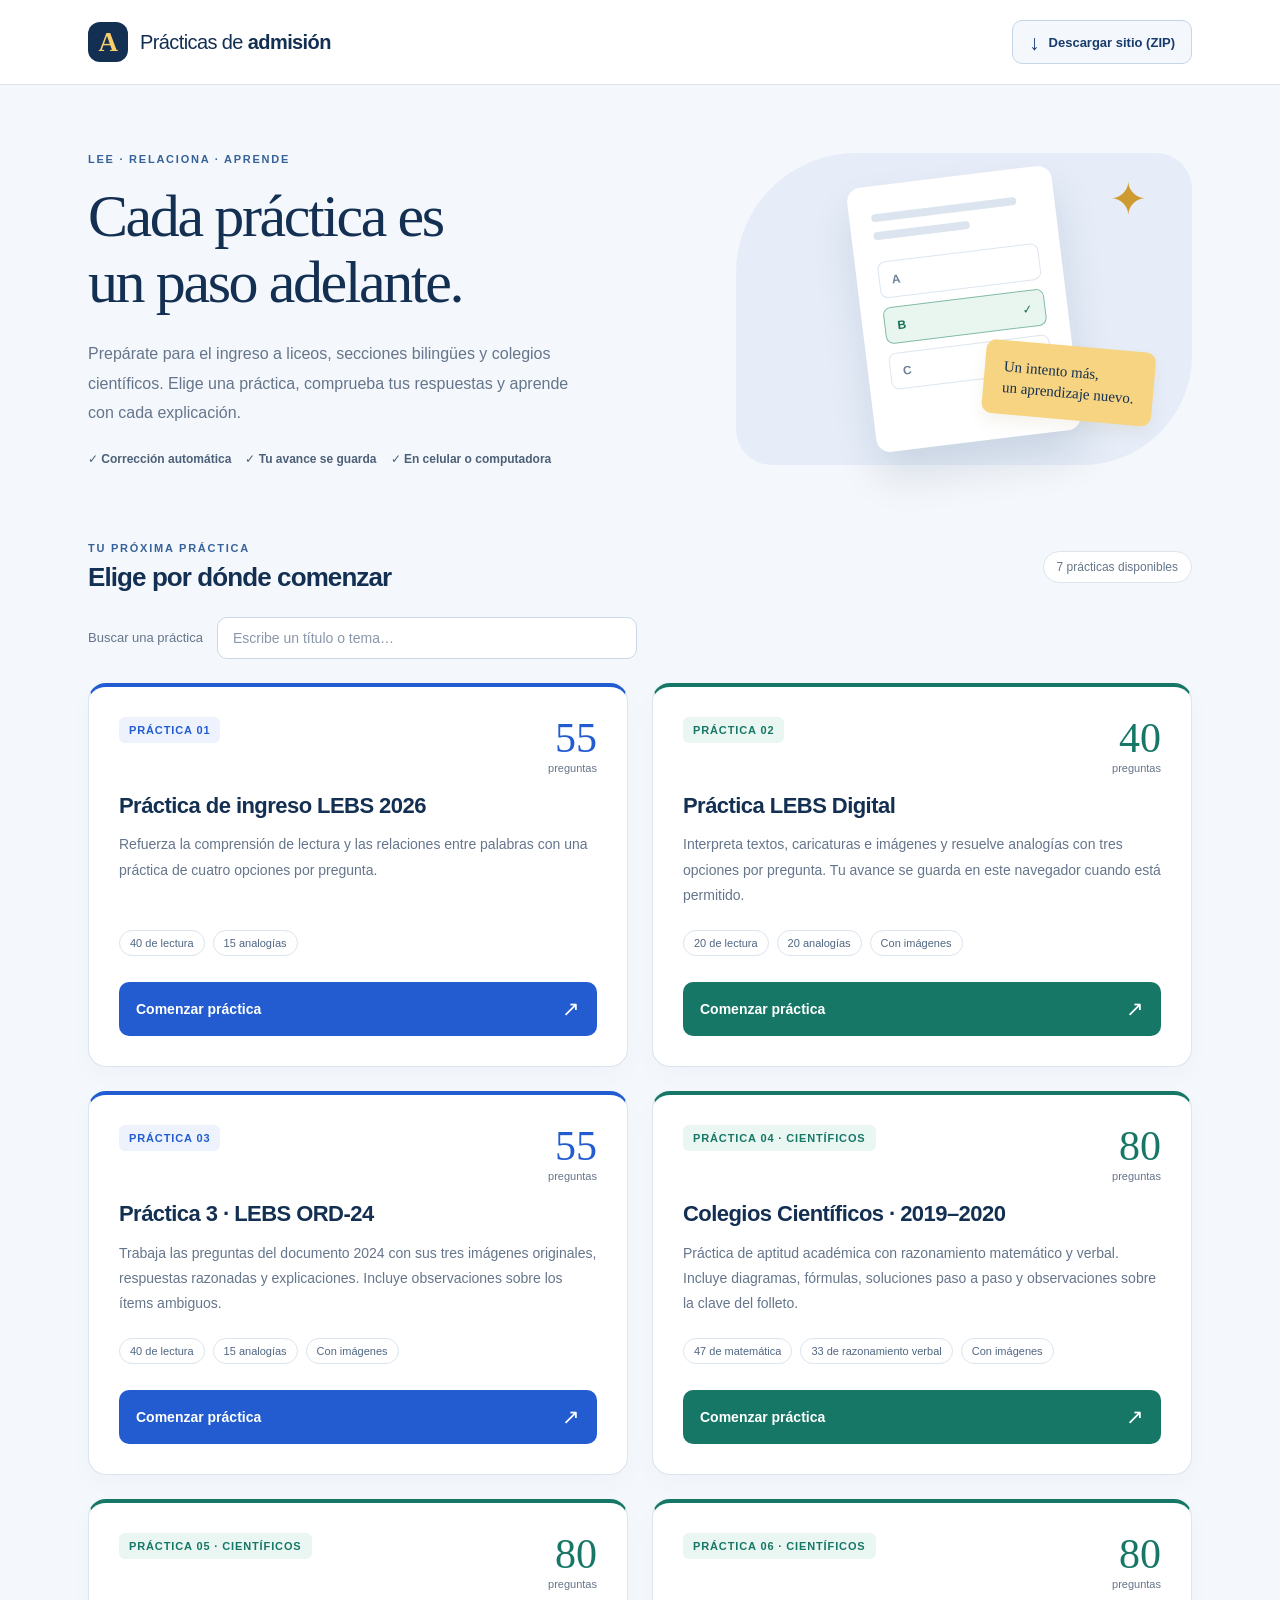
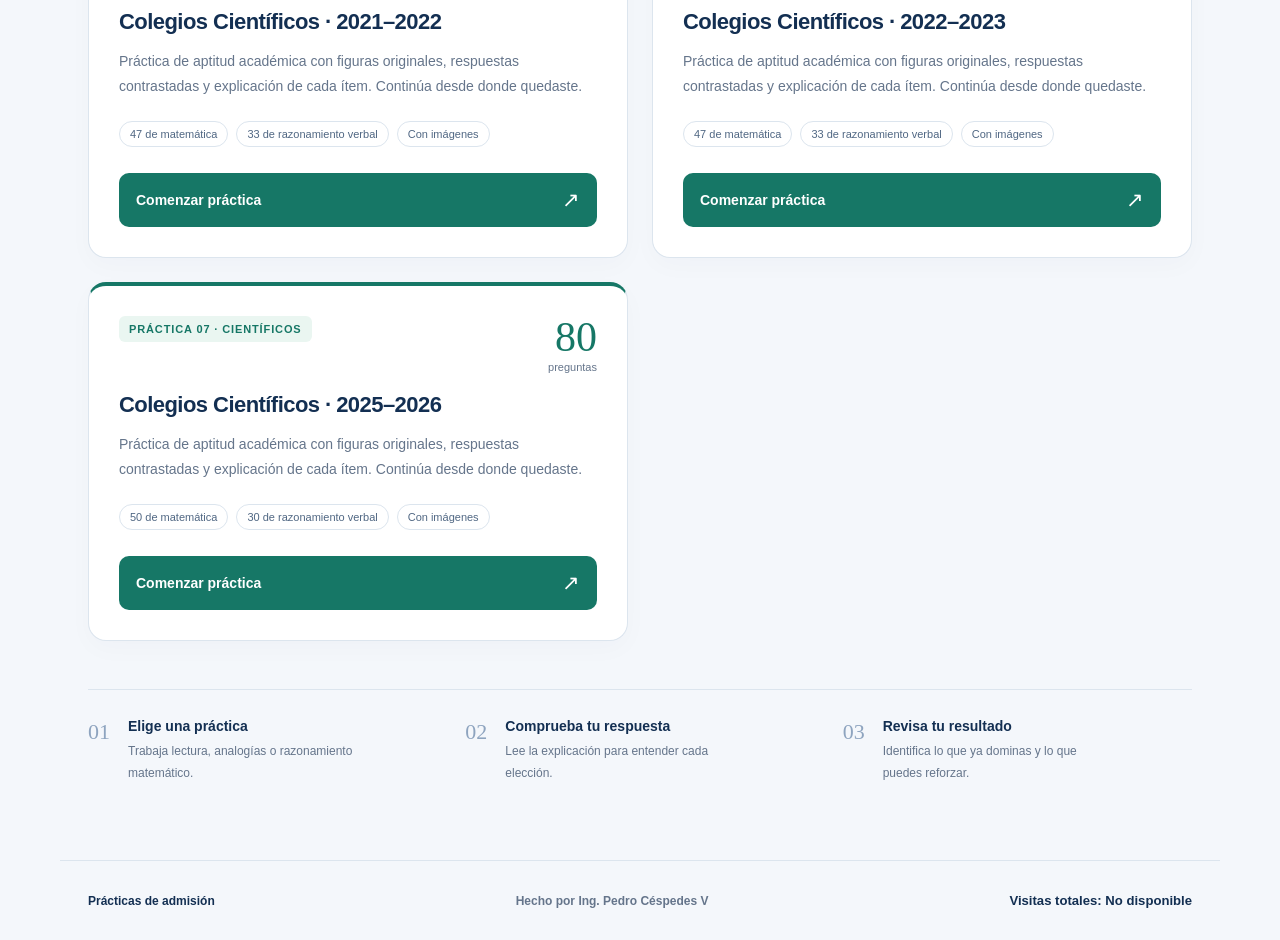
<file: index.html>
<!DOCTYPE html>
<html lang="es">
<head>
  <meta charset="UTF-8">
  <meta name="viewport" content="width=device-width, initial-scale=1">
  <meta name="description" content="Elige prácticas de admisión LEBS o Colegios Científicos, con razonamiento verbal, matemática, imágenes y retroalimentación.">
  <meta name="theme-color" content="#173b6c">
  <title>Prácticas de admisión · Menú principal</title>
  <link rel="icon" href="./favicon.svg" type="image/svg+xml">
  <link rel="stylesheet" href="./styles.css">
  <script src="./practicas.js" defer></script>
  <script src="./menu.js" defer></script>
  <script src="./descarga.js?v=6" defer></script>
<script src="./visitas.js" defer></script>
</head>
<body>
  <header class="site-header"><div class="header-inner"><a class="brand" href="./index.html" aria-label="Prácticas de admisión, inicio"><span class="brand-icon" aria-hidden="true">A</span><span>Prácticas de <strong>admisión</strong></span></a><button type="button" class="download-site" id="download-button" aria-haspopup="dialog" aria-controls="download-dialog" disabled><span aria-hidden="true">↓</span> Descargar sitio (ZIP)</button></div></header>
  <main>
    <section class="hero" aria-labelledby="main-title"><div class="hero-inner"><p class="eyebrow">Lee · Relaciona · Aprende</p><h1 id="main-title">Cada práctica es<br>un paso adelante.</h1><p class="intro">Prepárate para el ingreso a liceos, secciones bilingües y colegios científicos. Elige una práctica, comprueba tus respuestas y aprende con cada explicación.</p><div class="hero-details"><span>✓ Corrección automática</span><span>✓ Tu avance se guarda</span><span>✓ En celular o computadora</span></div></div><div class="hero-art" aria-hidden="true"><div class="art-page"><span class="art-line"></span><span class="art-line short"></span><span class="art-choice">A</span><span class="art-choice active">B <b>✓</b></span><span class="art-choice">C</span><div class="art-note">Un intento más,<br>un aprendizaje nuevo.</div></div><span class="art-spark">✦</span></div></section>
    <section class="catalog" aria-labelledby="catalog-title"><div class="catalog-heading"><div><p class="eyebrow">Tu próxima práctica</p><h2 id="catalog-title">Elige por dónde comenzar</h2></div><span class="count" id="practice-count"></span></div><div class="search"><label for="practice-search">Buscar una práctica</label><input id="practice-search" type="search" placeholder="Escribe un título o tema…" autocomplete="off"></div><div class="practice-grid" id="practice-list"></div><p class="empty" id="empty-message" hidden>No se encontraron prácticas con esa búsqueda.</p><p class="search-status" id="search-status" role="status" aria-live="polite"></p></section>
    <section class="how" aria-label="Cómo practicar"><div><span>01</span><h3>Elige una práctica</h3><p>Trabaja lectura, analogías o razonamiento matemático.</p></div><div><span>02</span><h3>Comprueba tu respuesta</h3><p>Lee la explicación para entender cada elección.</p></div><div><span>03</span><h3>Revisa tu resultado</h3><p>Identifica lo que ya dominas y lo que puedes reforzar.</p></div></section>
    <noscript><div class="noscript"><p>Activa JavaScript para realizar las prácticas.</p><a href="./practicas/ingreso-2026/index.html">Práctica de ingreso LEBS 2026</a><a href="./practicas/lebs-digital/index.html">Práctica LEBS Digital</a></div><a href="./practicas/ord-24/index.html">Práctica 3 · LEBS ORD-24</a><a href="./practicas/cientificos-2019-2020/index.html">Colegios Científicos · 2019–2020</a><a href="./practicas/cientificos-2021-2022/index.html">Colegios Científicos 2021–2022</a><a href="./practicas/cientificos-2022-2023/index.html">Colegios Científicos 2022–2023</a><a href="./practicas/cientificos-2025-2026/index.html">Colegios Científicos 2025–2026</a></noscript>
  </main>
  <footer class="site-footer"><span>Prácticas de admisión</span><p>Hecho por Ing. Pedro Céspedes V</p><span class="visit-counter" title="Total de sesiones de visita; una nueva sesión después de 30 minutos. No es un recuento de personas únicas.">Visitas totales: <strong data-visit-total aria-live="polite">…</strong></span></footer>
  <dialog class="download-dialog" id="download-dialog" aria-labelledby="download-title" aria-describedby="download-description">
    <form id="download-form">
      <p class="eyebrow">Descarga del sitio</p>
      <h2 id="download-title">Ingresa el PIN</h2>
      <p id="download-description">Escribe el PIN para habilitar la descarga del sitio completo.</p>
      <label for="download-pin">PIN de acceso</label>
      <input id="download-pin" name="pin" type="password" inputmode="numeric" pattern="[0-9]{5}" minlength="5" maxlength="5" autocomplete="off" required aria-describedby="download-error" placeholder="•••••">
      <p id="download-error" class="download-error" role="alert"></p>
      <div class="download-actions"><button id="download-cancel" type="button" class="cancel-download">Cancelar</button><button type="submit" class="confirm-download">Validar PIN</button></div>
    </form>
    <section id="download-ready" class="download-ready" hidden aria-label="Descarga habilitada">
      <p class="download-success" role="status">PIN correcto. Tu descarga está lista.</p>
      <p>El ZIP incluye las siete prácticas, imágenes y PDF originales.</p>
      <a id="download-link" class="save-zip" target="_blank" rel="noopener noreferrer">Guardar ZIP <span aria-hidden="true">↗</span></a>
      <p class="download-help">Pulsa «Guardar ZIP». La descarga se abrirá en una pestaña nueva.</p>
      <div class="download-actions"><button id="download-close" type="button" class="cancel-download">Cerrar</button></div>
    </section>
  </dialog>
</body>
</html>
</file>
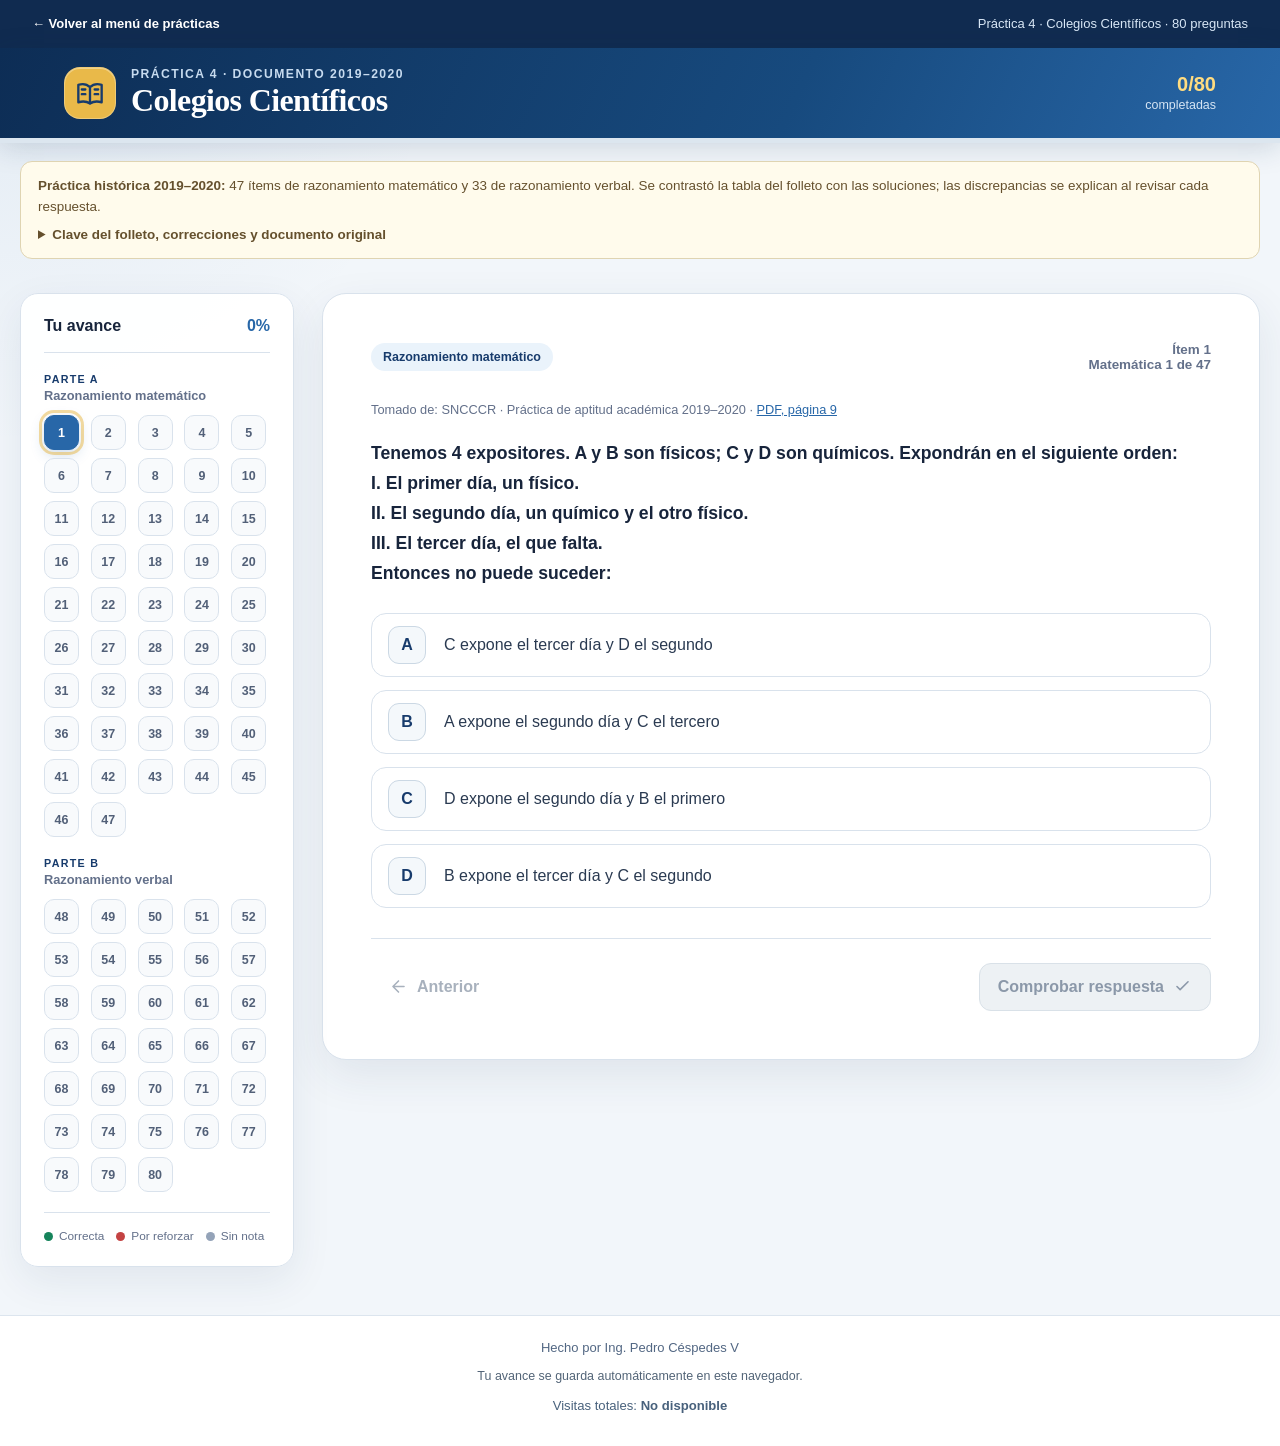
<file: practicas/cientificos-2019-2020/index.html>
<!DOCTYPE html>
<html lang="es">
<head>
  <meta charset="UTF-8">
  <meta name="viewport" content="width=device-width, initial-scale=1">
  <meta name="description" content="Colegios Científicos: práctica histórica 2019–2020 con 80 preguntas de razonamiento matemático y verbal, soluciones y retroalimentación.">
  <meta name="theme-color" content="#173b6c">
  <title>Práctica 4 · Colegios Científicos</title>
  <link rel="icon" href="./favicon.svg" type="image/svg+xml">
  <link rel="stylesheet" href="./styles.css">
  <link rel="stylesheet" href="../../menu-practicas.css">
  <script src="./questions.js" defer></script>
  <script src="./app.js" defer></script>
<script src="../../visitas.js" defer></script>
<script src="../../guardado.js" defer></script>
</head>
<body>
  <nav class="portal-return" aria-label="Menú principal"><a href="../../index.html">← Volver al menú de prácticas</a><span>Práctica 4 · Colegios Científicos · 80 preguntas</span></nav>
  <a class="skip-link" href="#question-title">Saltar a la pregunta</a>
  <div id="app"></div>
  <noscript><p class="no-script">Activa JavaScript en tu navegador para realizar esta práctica.</p></noscript>
  <footer class="practice-credit">Hecho por Ing. Pedro Céspedes V<br><small data-save-status></small><br><span class="visit-counter" title="Total de sesiones de visita; una nueva sesión después de 30 minutos. No es un recuento de personas únicas.">Visitas totales: <strong data-visit-total aria-live="polite">…</strong></span></footer>
</body>
</html>
</file>
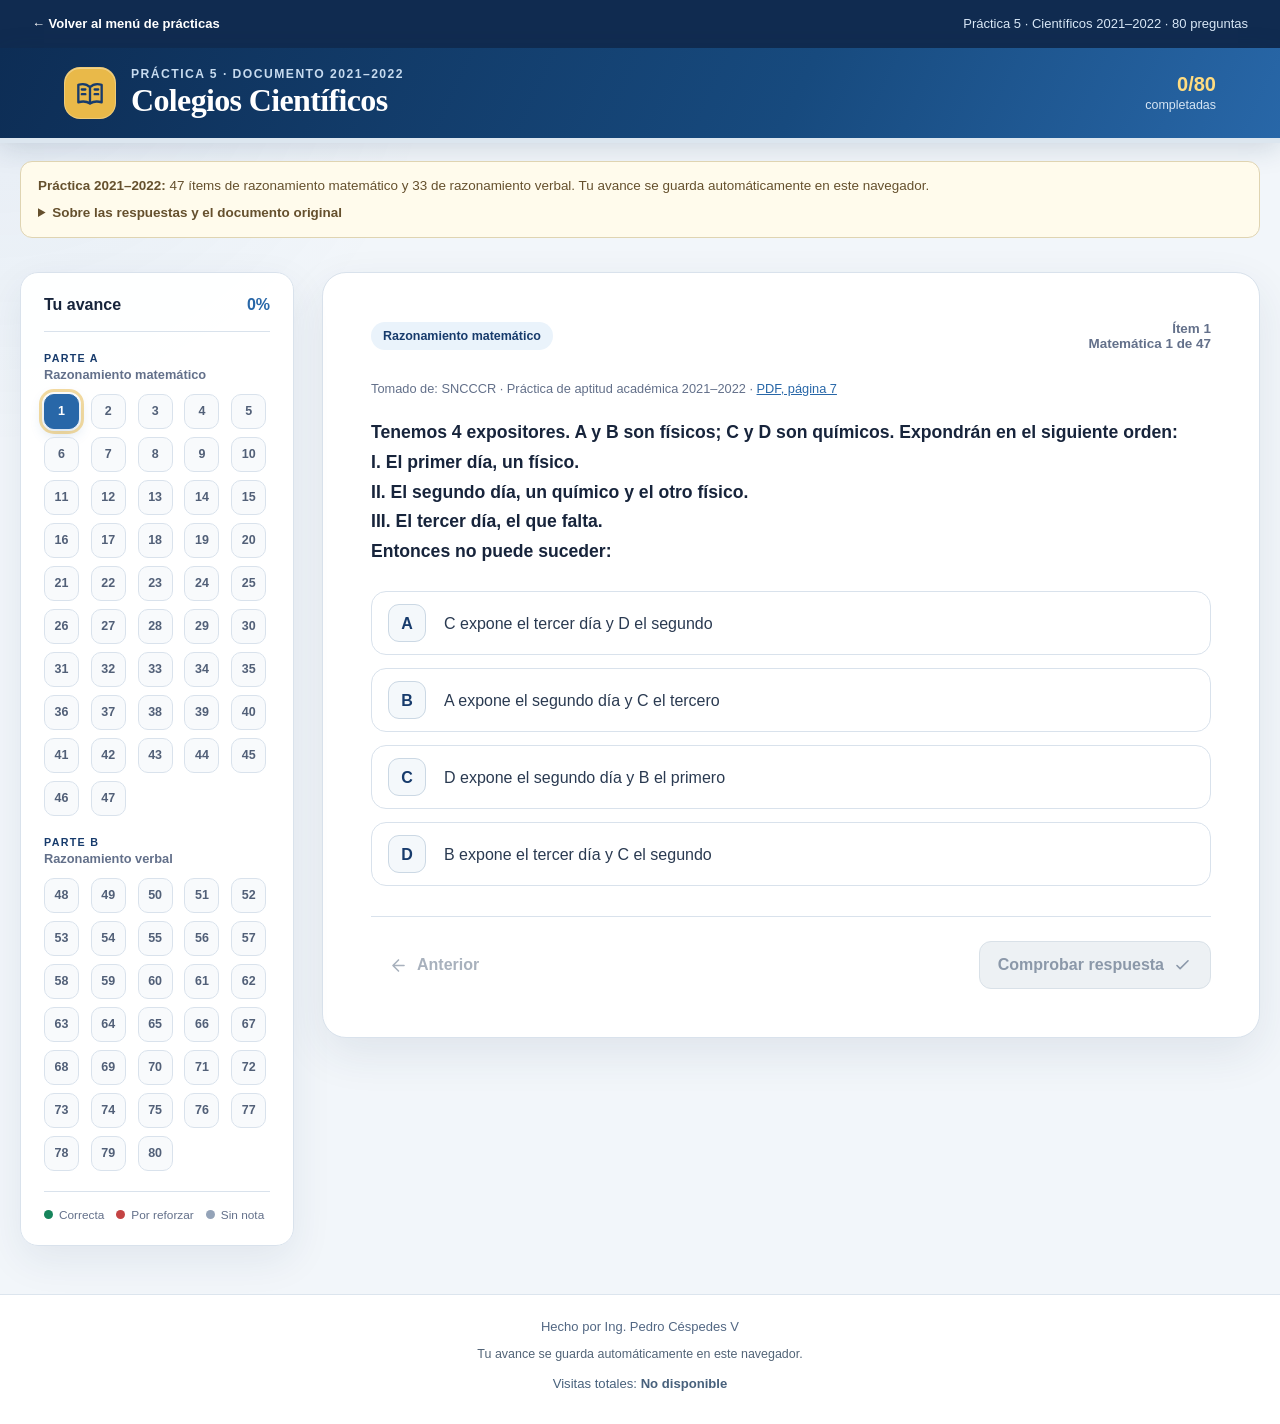
<file: practicas/cientificos-2021-2022/index.html>
<!DOCTYPE html>
<html lang="es">
<head>
  <meta charset="UTF-8">
  <meta name="viewport" content="width=device-width, initial-scale=1">
  <meta name="description" content="Colegios Científicos: práctica histórica 2021–2022 con 80 preguntas de razonamiento matemático y verbal, soluciones y retroalimentación.">
  <meta name="theme-color" content="#173b6c">
  <title>Práctica 5 · Científicos 2021–2022</title>
  <link rel="icon" href="./favicon.svg" type="image/svg+xml">
  <link rel="stylesheet" href="./styles.css">
  <link rel="stylesheet" href="../../menu-practicas.css">
  <script src="./questions.js" defer></script>
  <script src="./app.js" defer></script>
<script src="../../visitas.js" defer></script>
<script src="../../guardado.js" defer></script>
</head>
<body>
  <nav class="portal-return" aria-label="Menú principal"><a href="../../index.html">← Volver al menú de prácticas</a><span>Práctica 5 · Científicos 2021–2022 · 80 preguntas</span></nav>
  <a class="skip-link" href="#question-title">Saltar a la pregunta</a>
  <div id="app"></div>
  <noscript><p class="no-script">Activa JavaScript en tu navegador para realizar esta práctica.</p></noscript>
  <footer class="practice-credit">Hecho por Ing. Pedro Céspedes V<br><small data-save-status></small><br><span class="visit-counter" title="Total de sesiones de visita; una nueva sesión después de 30 minutos. No es un recuento de personas únicas.">Visitas totales: <strong data-visit-total aria-live="polite">…</strong></span></footer>
</body>
</html>
</file>
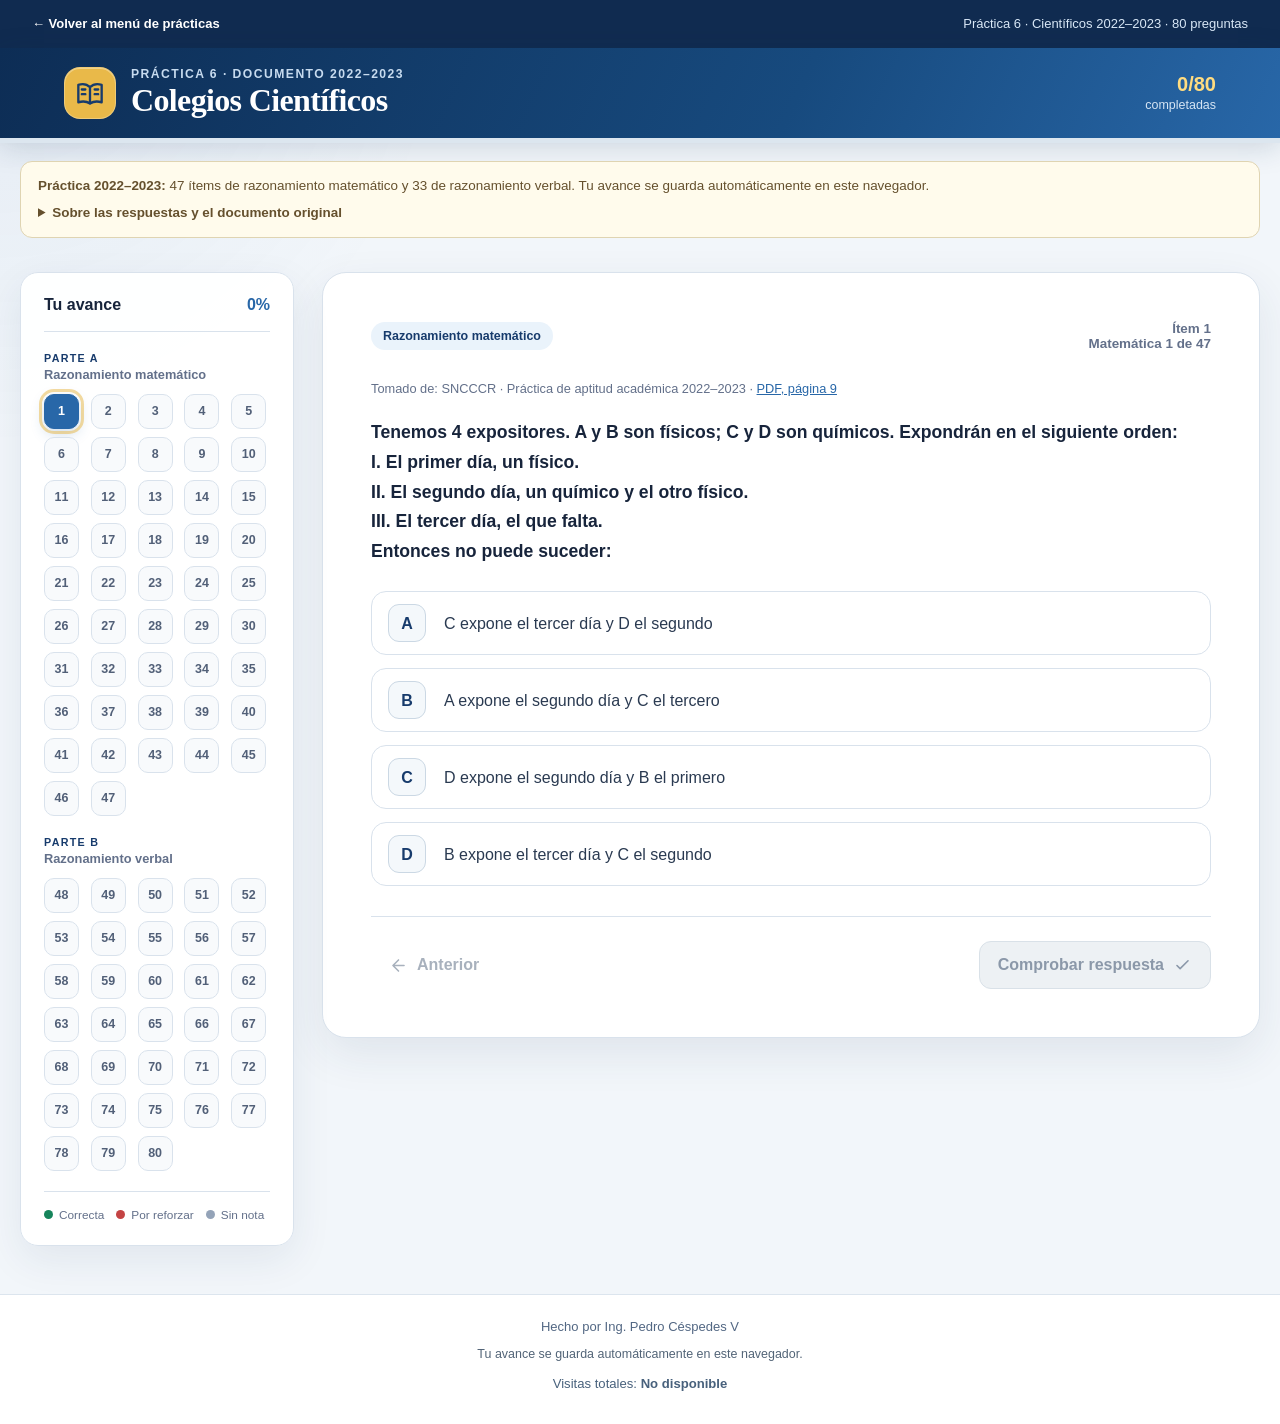
<file: practicas/cientificos-2022-2023/index.html>
<!DOCTYPE html>
<html lang="es">
<head>
  <meta charset="UTF-8">
  <meta name="viewport" content="width=device-width, initial-scale=1">
  <meta name="description" content="Colegios Científicos: práctica histórica 2022–2023 con 80 preguntas de razonamiento matemático y verbal, soluciones y retroalimentación.">
  <meta name="theme-color" content="#173b6c">
  <title>Práctica 6 · Científicos 2022–2023</title>
  <link rel="icon" href="./favicon.svg" type="image/svg+xml">
  <link rel="stylesheet" href="./styles.css">
  <link rel="stylesheet" href="../../menu-practicas.css">
  <script src="./questions.js" defer></script>
  <script src="./app.js" defer></script>
<script src="../../visitas.js" defer></script>
<script src="../../guardado.js" defer></script>
</head>
<body>
  <nav class="portal-return" aria-label="Menú principal"><a href="../../index.html">← Volver al menú de prácticas</a><span>Práctica 6 · Científicos 2022–2023 · 80 preguntas</span></nav>
  <a class="skip-link" href="#question-title">Saltar a la pregunta</a>
  <div id="app"></div>
  <noscript><p class="no-script">Activa JavaScript en tu navegador para realizar esta práctica.</p></noscript>
  <footer class="practice-credit">Hecho por Ing. Pedro Céspedes V<br><small data-save-status></small><br><span class="visit-counter" title="Total de sesiones de visita; una nueva sesión después de 30 minutos. No es un recuento de personas únicas.">Visitas totales: <strong data-visit-total aria-live="polite">…</strong></span></footer>
</body>
</html>
</file>
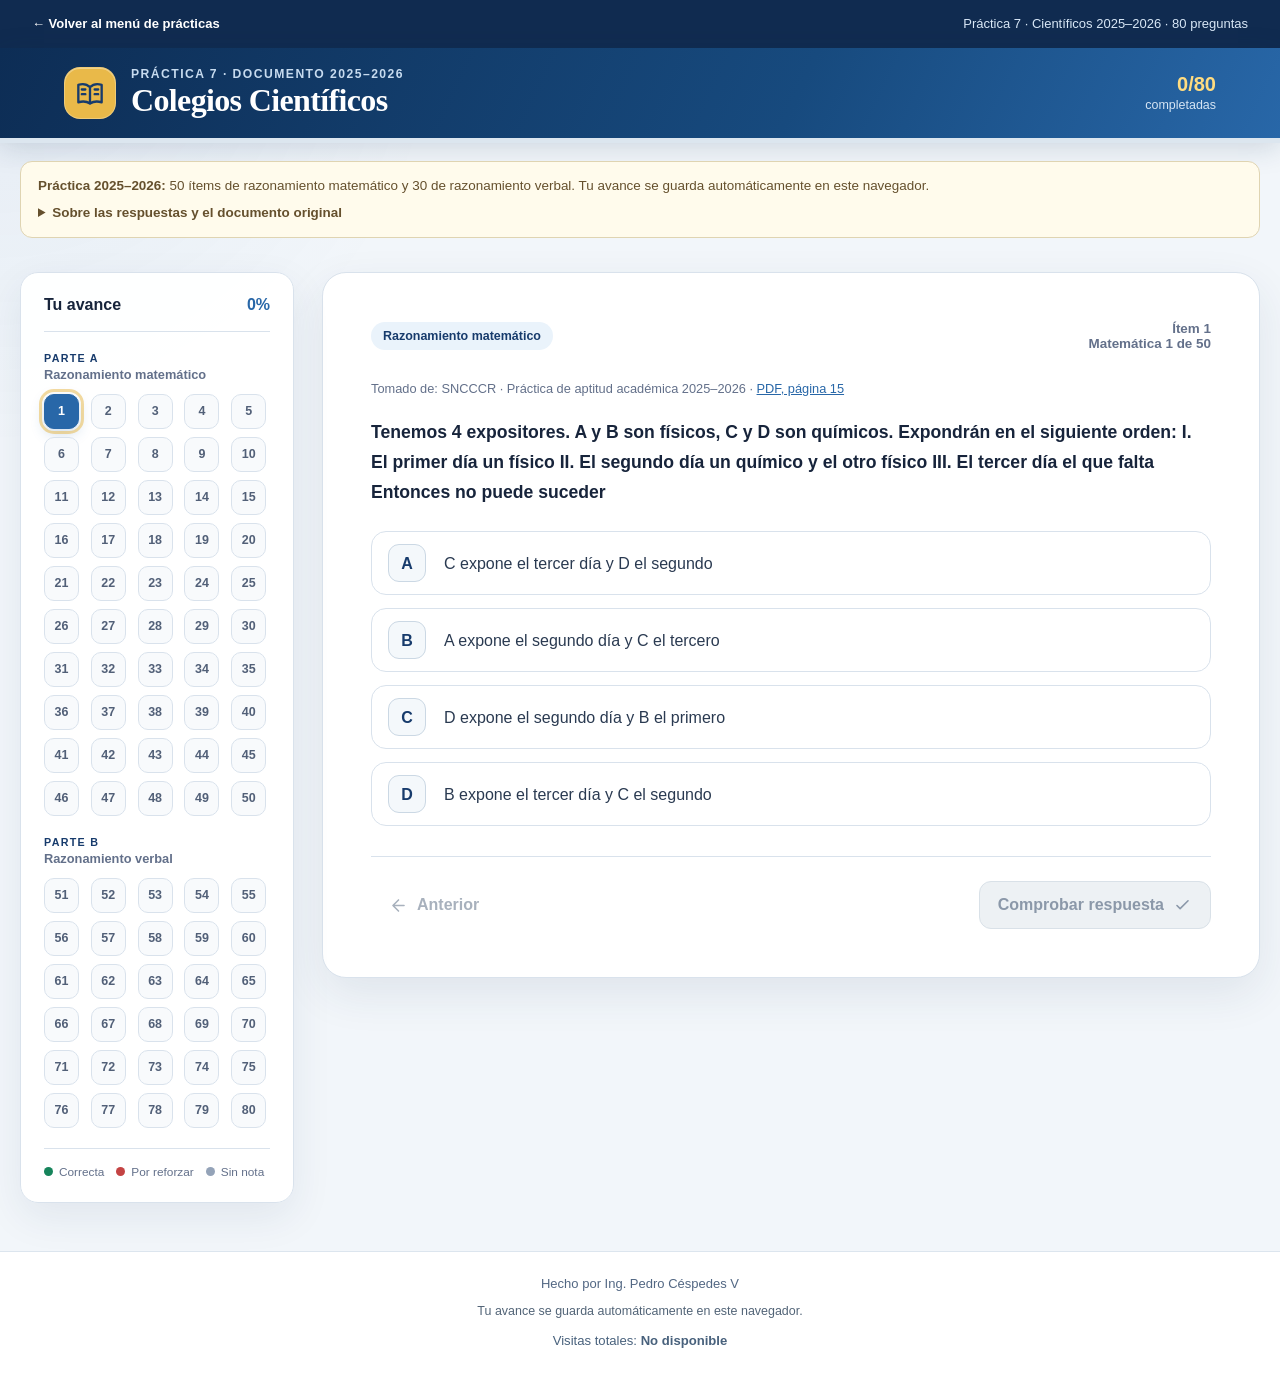
<file: practicas/cientificos-2025-2026/index.html>
<!DOCTYPE html>
<html lang="es">
<head>
  <meta charset="UTF-8">
  <meta name="viewport" content="width=device-width, initial-scale=1">
  <meta name="description" content="Colegios Científicos: práctica histórica 2025–2026 con 80 preguntas de razonamiento matemático y verbal, soluciones y retroalimentación.">
  <meta name="theme-color" content="#173b6c">
  <title>Práctica 7 · Científicos 2025–2026</title>
  <link rel="icon" href="./favicon.svg" type="image/svg+xml">
  <link rel="stylesheet" href="./styles.css">
  <link rel="stylesheet" href="../../menu-practicas.css">
  <script src="./questions.js" defer></script>
  <script src="./app.js" defer></script>
<script src="../../visitas.js" defer></script>
<script src="../../guardado.js" defer></script>
</head>
<body>
  <nav class="portal-return" aria-label="Menú principal"><a href="../../index.html">← Volver al menú de prácticas</a><span>Práctica 7 · Científicos 2025–2026 · 80 preguntas</span></nav>
  <a class="skip-link" href="#question-title">Saltar a la pregunta</a>
  <div id="app"></div>
  <noscript><p class="no-script">Activa JavaScript en tu navegador para realizar esta práctica.</p></noscript>
  <footer class="practice-credit">Hecho por Ing. Pedro Céspedes V<br><small data-save-status></small><br><span class="visit-counter" title="Total de sesiones de visita; una nueva sesión después de 30 minutos. No es un recuento de personas únicas.">Visitas totales: <strong data-visit-total aria-live="polite">…</strong></span></footer>
</body>
</html>
</file>
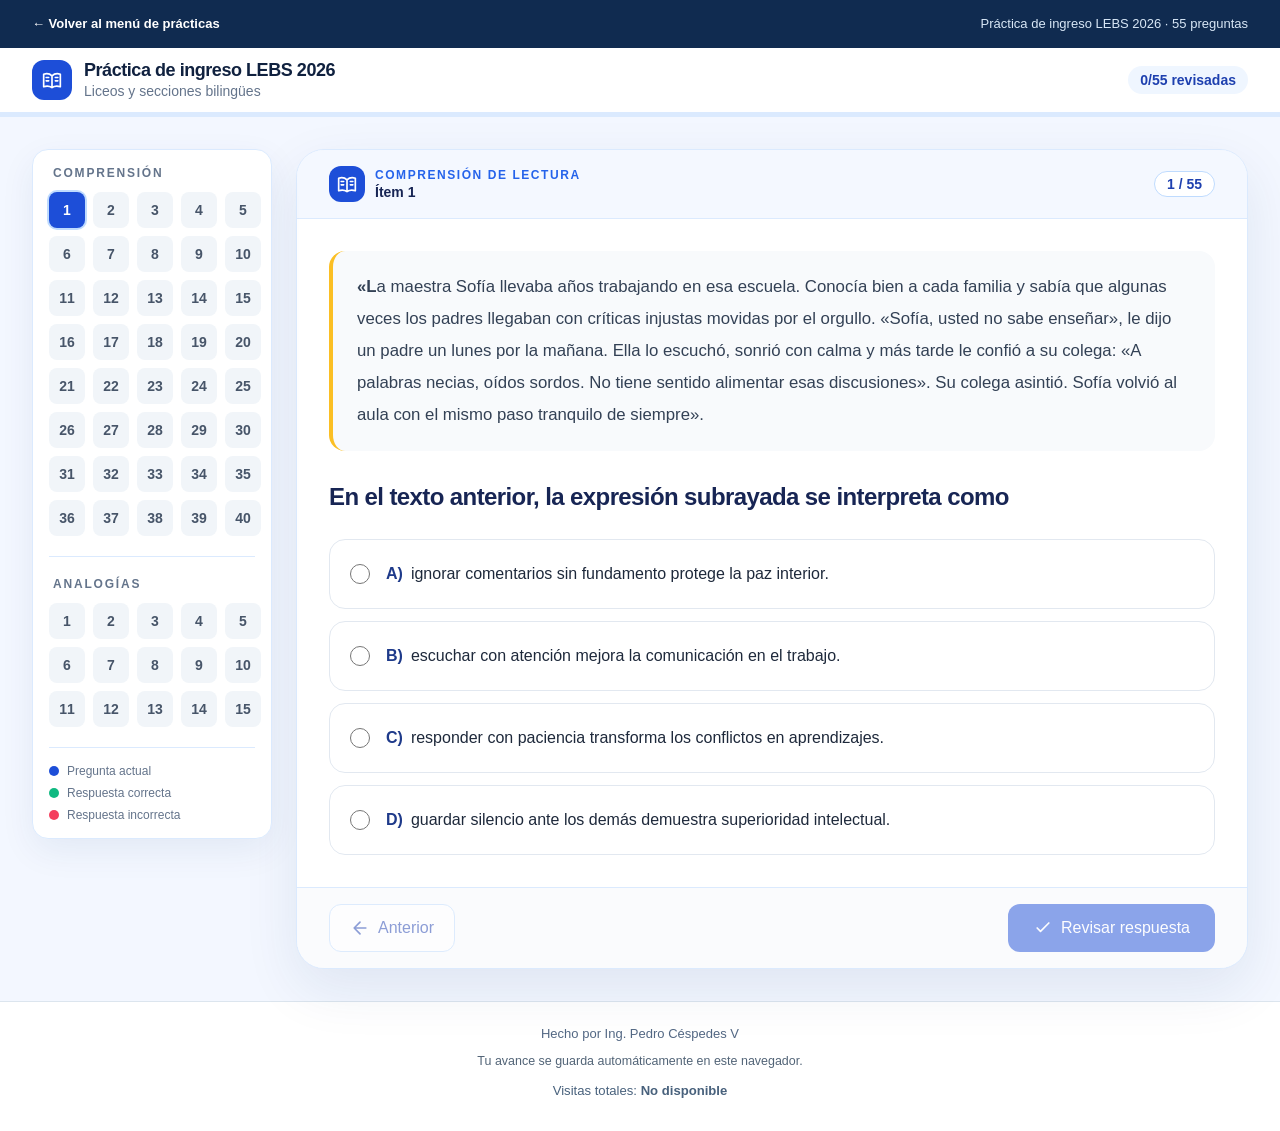
<file: practicas/ingreso-2026/index.html>
<!DOCTYPE html>
<html lang="es">
<head>
  <meta charset="UTF-8">
  <meta name="viewport" content="width=device-width, initial-scale=1">
  <meta name="description" content="Práctica digital autocorregible para el proceso de admisión a liceos y secciones bilingües.">
  <meta name="theme-color" content="#1d4ed8">
  <title>Práctica de ingreso LEBS 2026</title>
  <link rel="icon" href="./favicon.svg" type="image/svg+xml">
  <link rel="stylesheet" href="./styles.css">
  <link rel="stylesheet" href="../../menu-practicas.css">
  <script src="./questions.js" defer></script>
  <script src="./app.js" defer></script>
<script src="../../visitas.js" defer></script>
<script src="../../guardado.js" defer></script>
</head>
<body>
  <nav class="portal-return" aria-label="Menú principal"><a href="../../index.html">← Volver al menú de prácticas</a><span>Práctica de ingreso LEBS 2026 · 55 preguntas</span></nav>
  <a class="skip-link" href="#question-title">Saltar a la pregunta</a>
  <div id="app"></div>
  <noscript><p class="no-script">Activa JavaScript en tu navegador para realizar esta práctica.</p></noscript>
  <footer class="practice-credit">Hecho por Ing. Pedro Céspedes V<br><small data-save-status></small><br><span class="visit-counter" title="Total de sesiones de visita; una nueva sesión después de 30 minutos. No es un recuento de personas únicas.">Visitas totales: <strong data-visit-total aria-live="polite">…</strong></span></footer>
</body>
</html>
</file>
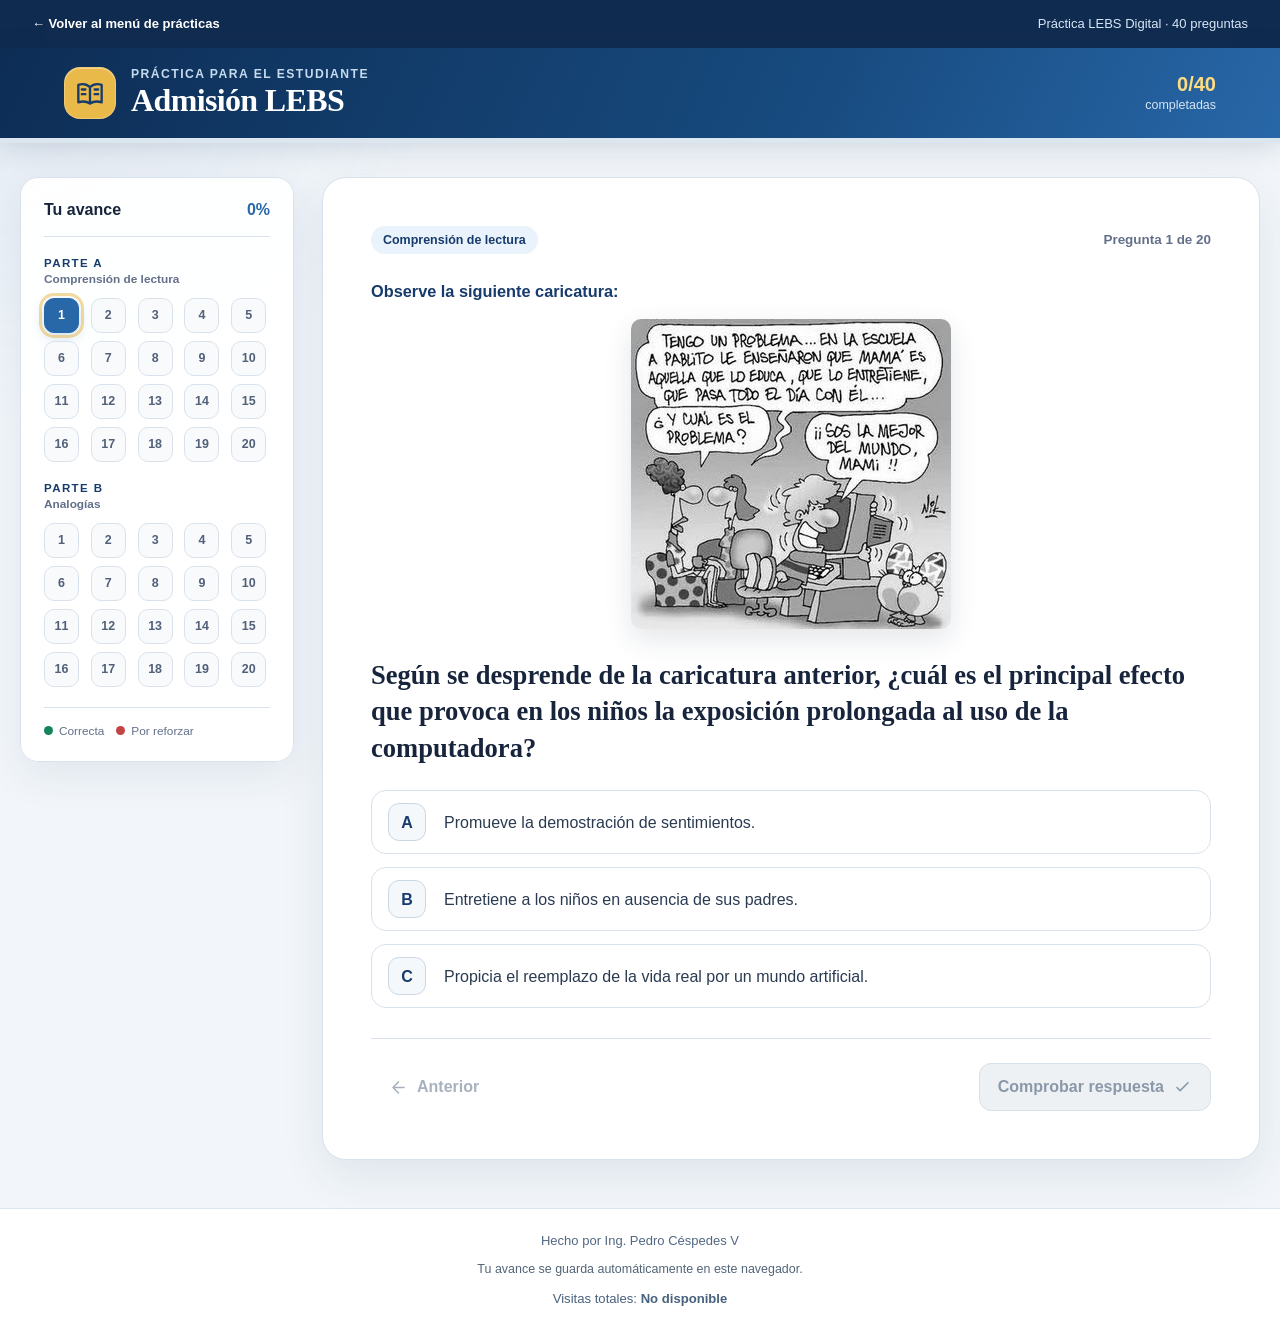
<file: practicas/lebs-digital/index.html>
<!DOCTYPE html>
<html lang="es">
<head>
  <meta charset="UTF-8">
  <meta name="viewport" content="width=device-width, initial-scale=1">
  <meta name="description" content="Práctica LEBS Digital: 40 preguntas de comprensión de lectura y analogías con imágenes y retroalimentación inmediata.">
  <meta name="theme-color" content="#173b6c">
  <title>Práctica LEBS Digital</title>
  <link rel="icon" href="./favicon.svg" type="image/svg+xml">
  <link rel="stylesheet" href="./styles.css">
  <link rel="stylesheet" href="../../menu-practicas.css">
  <script src="./questions.js" defer></script>
  <script src="./app.js" defer></script>
<script src="../../visitas.js" defer></script>
<script src="../../guardado.js" defer></script>
</head>
<body>
  <nav class="portal-return" aria-label="Menú principal"><a href="../../index.html">← Volver al menú de prácticas</a><span>Práctica LEBS Digital · 40 preguntas</span></nav>
  <a class="skip-link" href="#question-title">Saltar a la pregunta</a>
  <div id="app"></div>
  <noscript><p class="no-script">Activa JavaScript en tu navegador para realizar esta práctica.</p></noscript>
  <footer class="practice-credit">Hecho por Ing. Pedro Céspedes V<br><small data-save-status></small><br><span class="visit-counter" title="Total de sesiones de visita; una nueva sesión después de 30 minutos. No es un recuento de personas únicas.">Visitas totales: <strong data-visit-total aria-live="polite">…</strong></span></footer>
</body>
</html>
</file>
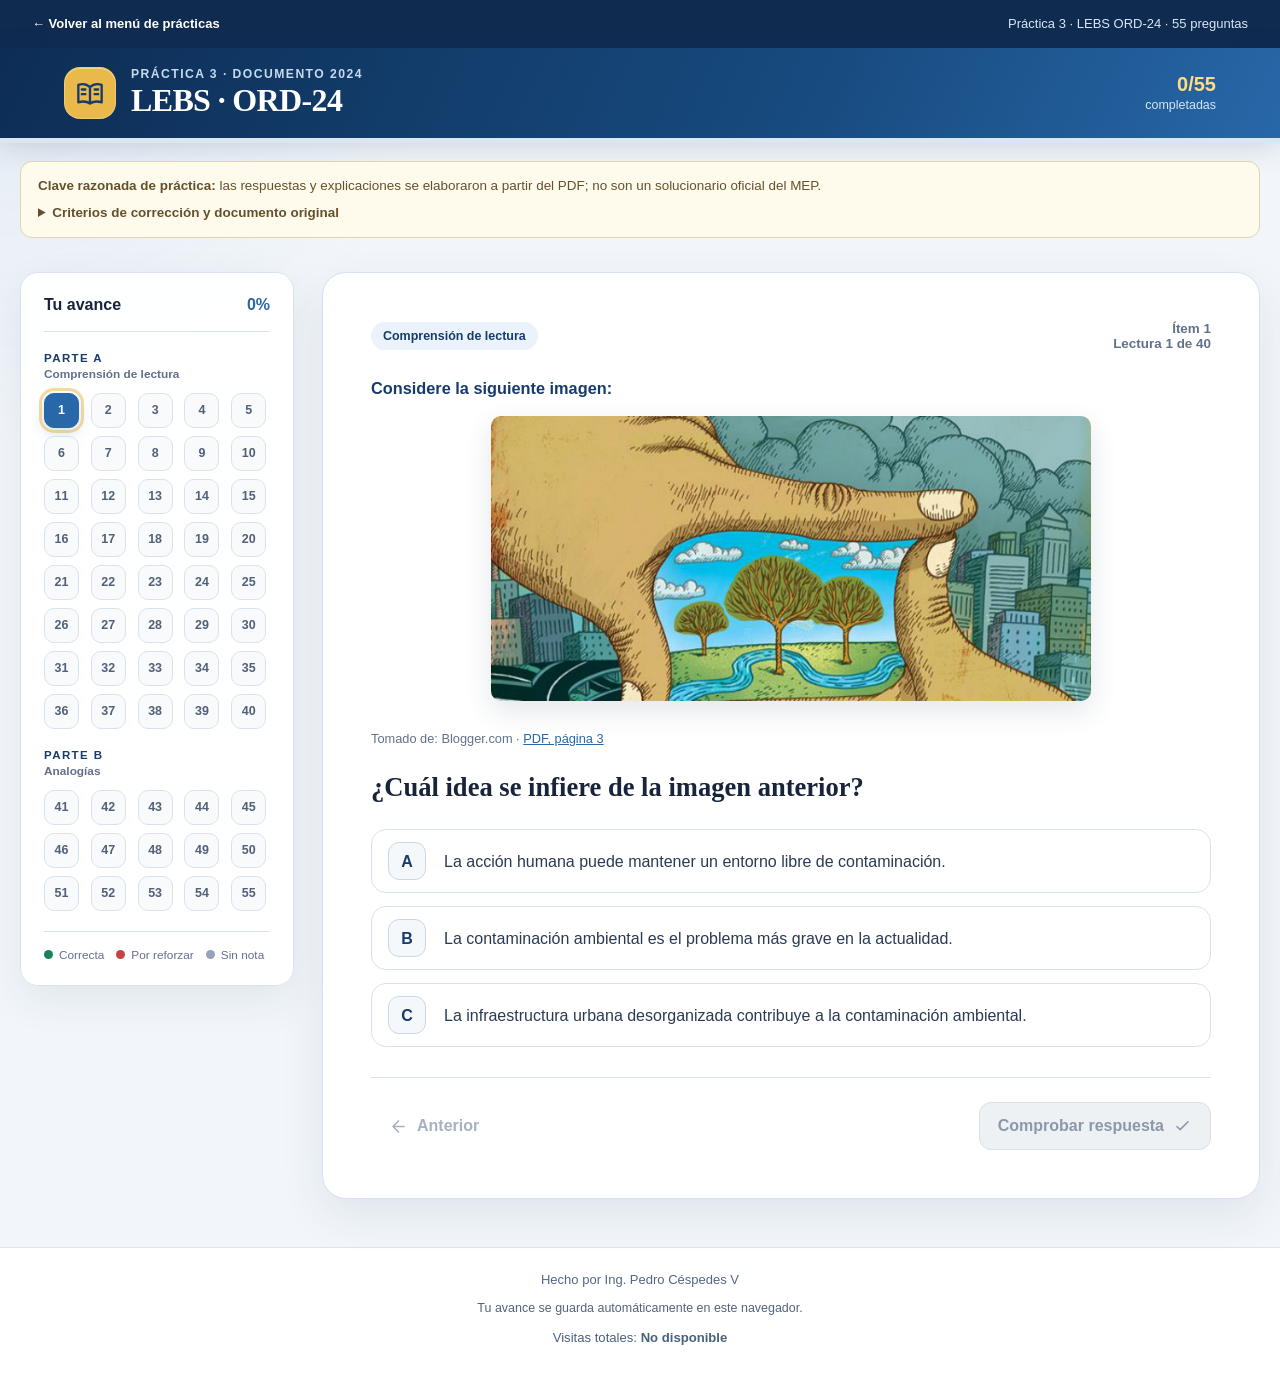
<file: practicas/ord-24/index.html>
<!DOCTYPE html>
<html lang="es">
<head>
  <meta charset="UTF-8">
  <meta name="viewport" content="width=device-width, initial-scale=1">
  <meta name="description" content="Práctica 3 basada en PRUEBA ORD-24: 55 preguntas, imágenes y corrección razonada con retroalimentación.">
  <meta name="theme-color" content="#173b6c">
  <title>Práctica 3 · LEBS ORD-24</title>
  <link rel="icon" href="./favicon.svg" type="image/svg+xml">
  <link rel="stylesheet" href="./styles.css">
  <link rel="stylesheet" href="../../menu-practicas.css">
  <script src="./questions.js" defer></script>
  <script src="./app.js" defer></script>
<script src="../../visitas.js" defer></script>
<script src="../../guardado.js" defer></script>
</head>
<body>
  <nav class="portal-return" aria-label="Menú principal"><a href="../../index.html">← Volver al menú de prácticas</a><span>Práctica 3 · LEBS ORD-24 · 55 preguntas</span></nav>
  <a class="skip-link" href="#question-title">Saltar a la pregunta</a>
  <div id="app"></div>
  <noscript><p class="no-script">Activa JavaScript en tu navegador para realizar esta práctica.</p></noscript>
  <footer class="practice-credit">Hecho por Ing. Pedro Céspedes V<br><small data-save-status></small><br><span class="visit-counter" title="Total de sesiones de visita; una nueva sesión después de 30 minutos. No es un recuento de personas únicas.">Visitas totales: <strong data-visit-total aria-live="polite">…</strong></span></footer>
</body>
</html>
</file>
<file: styles.css>
:root{--navy:#132f52;--blue:#225cd0;--muted:#65758b;--line:#dce5ee;--paper:#f4f7fb;--green:#167766;font-family:"Segoe UI",Arial,Helvetica,sans-serif;color:var(--navy);background:var(--paper);font-synthesis:none}*{box-sizing:border-box}body{margin:0}a{color:inherit}button,input{font:inherit}a:focus-visible,input:focus-visible{outline:3px solid #d49d24;outline-offset:5px}h1,h2,h3,p{margin:0}.site-header{background:white;border-bottom:1px solid var(--line)}.header-inner{max-width:1160px;padding:20px 28px;margin:auto;display:flex;justify-content:space-between;align-items:center;gap:16px}.brand{display:flex;gap:12px;align-items:center;font-size:20px;text-decoration:none;letter-spacing:-.03em}.brand-icon{display:grid;place-items:center;background:var(--navy);width:40px;height:40px;border-radius:12px;color:#f8ce6b;font-family:Georgia,serif;font-size:27px;font-weight:bold}.brand strong{font-weight:800}.header-label{color:var(--muted);font-size:13px}.hero{max-width:1160px;margin:0 auto;display:grid;grid-template-columns:1.3fr 1fr;gap:56px;padding:68px 28px 64px;align-items:center}.eyebrow{text-transform:uppercase;letter-spacing:.16em;font-weight:800;font-size:11px;color:#376299}.hero .eyebrow{margin-bottom:18px}h1{font-family:Georgia,"Times New Roman",serif;font-weight:500;font-size:clamp(36px,4.8vw,60px);line-height:1.1;letter-spacing:-.04em}.intro{max-width:510px;margin-top:24px;font-size:16px;line-height:1.85;color:var(--muted)}.hero-details{display:flex;flex-wrap:wrap;gap:14px;margin-top:24px;font-size:12px;color:#4c6078;font-weight:600}.hero-art{position:relative;min-height:312px;display:grid;place-items:center;background:#e6edf8;border-radius:120px 36px 110px 36px}.art-page{position:relative;width:206px;min-height:266px;transform:rotate(-7deg);padding:28px 22px;background:#fff;box-shadow:0 24px 40px #19375921;border-radius:14px}.art-line{display:block;width:90%;height:8px;background:#dce5ef;border-radius:4px;margin-bottom:10px}.art-line.short{width:60%;margin-bottom:22px}.art-choice{display:flex;justify-content:space-between;align-items:center;height:37px;margin-top:9px;border:1px solid #dce5ef;border-radius:8px;font-size:12px;padding:0 12px;color:#708199;font-weight:bold}.art-choice.active{background:#e9f6ef;border-color:#80bba6;color:#167159}.art-note{position:absolute;right:-77px;bottom:10px;background:#f7d481;padding:16px 19px;border-radius:10px;transform:rotate(12deg);font-family:Georgia,serif;font-size:15px;line-height:1.4;box-shadow:0 8px 16px #674e1412}.art-spark{position:absolute;top:19px;right:44px;color:#ce9b30;font-size:46px}.catalog{max-width:1160px;margin:0 auto;padding:12px 28px 48px}.catalog-heading{display:flex;justify-content:space-between;align-items:center;gap:16px}.catalog-heading h2{margin-top:8px;font-size:26px;letter-spacing:-.035em;font-weight:750}.count{border:1px solid var(--line);border-radius:99px;background:#fff;padding:8px 13px;font-size:12px;color:var(--muted);white-space:nowrap}.search{display:flex;gap:14px;align-items:center;margin:24px 0}.search label{font-size:13px;color:var(--muted)}.search input{width:min(420px,100%);padding:12px 15px;border:1px solid #cbd8e5;border-radius:10px;background:white;font-size:14px;color:var(--navy)}.search input::placeholder{color:#8997a9}.practice-grid{display:grid;grid-template-columns:repeat(2,minmax(0,1fr));gap:24px}.practice-card{display:flex;flex-direction:column;position:relative;overflow:hidden;padding:30px;border:1px solid var(--line);border-top:4px solid var(--blue);border-radius:18px;background:white;box-shadow:0 8px 26px #17365b06}.practice-card.green{border-top-color:var(--green)}.card-top{display:flex;justify-content:space-between;align-items:flex-start;gap:20px}.card-tag{border-radius:6px;padding:7px 10px;color:var(--blue);background:#edf2fd;font-size:11px;text-transform:uppercase;letter-spacing:.08em;font-weight:800}.green .card-tag{background:#eaf6f1;color:var(--green)}.card-number{font-family:Georgia,serif;font-size:42px;line-height:1;color:var(--blue);text-align:right}.green .card-number{color:var(--green)}.card-number small{display:block;font:11px "Segoe UI",Arial,sans-serif;color:var(--muted);margin-top:3px}.practice-card h3{font-size:22px;line-height:1.3;letter-spacing:-.025em;margin-top:18px;max-width:340px}.card-description{margin-top:12px;color:var(--muted);font-size:14px;line-height:1.8;flex:1}.card-topics{display:flex;flex-wrap:wrap;gap:8px;margin:22px 0 26px}.card-topics span{font-size:11px;border:1px solid var(--line);border-radius:99px;padding:6px 10px;color:#506783}.start-link{display:flex;justify-content:space-between;align-items:center;padding:15px 17px;border-radius:10px;background:var(--blue);text-decoration:none;font-size:14px;font-weight:700;color:white;transition:background .15s}.start-link:hover{background:#194db7}.green .start-link{background:var(--green)}.green .start-link:hover{background:#0e6253}.start-link span{font-size:21px;font-weight:400}.how{max-width:1104px;margin:0 auto 48px;padding:28px 0;border-top:1px solid var(--line);display:grid;grid-template-columns:repeat(3,1fr);gap:28px}.how>div{position:relative;padding-left:40px}.how span{position:absolute;left:0;top:1px;font-family:Georgia,serif;color:#8ea4bf;font-size:22px}.how h3{font-size:14px;font-weight:700}.how p{margin-top:7px;font-size:12px;color:var(--muted);line-height:1.8;max-width:230px}.site-footer{display:flex;justify-content:space-between;align-items:center;gap:20px;max-width:1160px;margin:auto;padding:24px 28px;border-top:1px solid var(--line);color:var(--muted);font-size:12px}.site-footer>span{font-weight:800;color:var(--navy)}.empty{padding:32px;color:var(--muted);background:white;border:1px dashed #cbd8e5;border-radius:12px}.search-status{position:absolute;width:1px;height:1px;overflow:hidden;clip:rect(0,0,0,0)}.noscript{max-width:1104px;margin:24px auto;padding:24px;background:#fff}.noscript a{display:block;margin-top:12px}@media(max-width:900px){.hero{gap:24px;padding-top:48px}.hero-art{min-height:285px}.art-note{right:-28px}.how{margin-left:28px;margin-right:28px;gap:18px}.hero-details{gap:8px}.hero-details span{font-size:11px}}@media(max-width:680px){.header-inner{padding:16px 20px}.header-label{display:none}.hero{grid-template-columns:1fr;padding:40px 20px 36px;gap:28px}.hero-art{min-height:230px;max-width:400px;width:100%;margin:auto}.art-page{transform:rotate(-5deg) scale(.8);margin:-20px 0}.art-note{right:-50px}.intro{font-size:15px}.hero-details{font-size:11px}.catalog{padding:10px 20px 32px}.catalog-heading{align-items:flex-start}.catalog-heading h2{font-size:22px}.count{white-space:normal;max-width:115px;text-align:center;line-height:1.4;font-size:11px}.search{display:block}.search label{display:block;margin-bottom:8px}.search input{width:100%}.practice-grid{grid-template-columns:1fr;gap:18px}.practice-card{padding:24px}.how{grid-template-columns:1fr;gap:24px;margin:0 20px 24px;padding:24px 0}.how p{max-width:none}.site-footer{padding:20px;align-items:flex-start}.site-footer p{max-width:170px;line-height:1.6;text-align:right}}@media(prefers-reduced-motion:reduce){*{transition:none!important}}

/* Descarga de la copia completa del sitio publicado. */
.header-inner{flex-wrap:wrap}.download-site{display:inline-flex;align-items:center;justify-content:center;gap:9px;min-height:44px;padding:10px 16px;border:1px solid #c6d6e8;border-radius:10px;background:#f4f7fb;color:#173b6c;text-decoration:none;font-size:13px;font-weight:750;transition:background .15s}.download-site span{font-size:21px;line-height:1}.download-site:hover{background:#e7eff9}@media(max-width:420px){.header-inner{gap:12px}.download-site{padding:9px 12px;font-size:12px}.brand{font-size:18px}}

.download-site{cursor:pointer}.download-site:disabled{opacity:.55;cursor:default}.download-site:focus-visible,.download-dialog button:focus-visible{outline:3px solid #d49d24;outline-offset:4px}.download-dialog{width:min(440px,calc(100% - 32px));max-height:calc(100dvh - 48px);overflow:auto;margin:auto;padding:30px;border:1px solid #dce5ee;border-radius:20px;background:white;color:#132f52;box-shadow:0 30px 90px #102b5033;font:14px/1.6 "Segoe UI",Arial,sans-serif}.download-dialog::backdrop{background:#0a1b36a6}.download-dialog h2{font-size:26px;line-height:1.25;margin:8px 0 12px;letter-spacing:-.03em}.download-dialog #download-description{color:#65758b;margin-bottom:22px}.download-dialog label{display:block;font-size:13px;font-weight:700;margin-bottom:7px}.download-dialog input{width:100%;min-height:50px;padding:12px 15px;border:1px solid #b8cadc;border-radius:10px;font:22px/1.2 "Segoe UI",Arial,sans-serif;letter-spacing:.35em;color:#132f52}.download-dialog input[aria-invalid=true]{border-color:#c44343}.download-error{min-height:24px;padding-top:6px;font-size:13px;color:#b22e36}.download-actions{display:flex;gap:10px;justify-content:flex-end;margin-top:14px}.download-actions button{min-height:44px;padding:10px 16px;border-radius:10px;font:700 13px "Segoe UI",Arial,sans-serif;cursor:pointer}.cancel-download{background:white;color:#173b6c;border:1px solid #c6d6e8}.confirm-download{background:#225cd0;color:white;border:1px solid #225cd0}.confirm-download:hover{background:#194db7}.site-footer p{font-weight:600}@media(max-width:420px){.download-dialog{padding:24px}.download-actions button{flex:1}.site-footer{flex-wrap:wrap;gap:8px}.site-footer p{max-width:none;text-align:left}}

.visit-counter{display:inline-block;margin:8px 0;font-size:.82rem;color:#48617c}.visit-counter strong{font-variant-numeric:tabular-nums}.practice-credit small{display:inline-block;margin-top:8px;font-size:.78rem;color:#526477}

.download-dialog [hidden]{display:none!important}.download-ready p{margin:0 0 16px}.download-success{font-weight:750;color:#197044}.save-zip{display:flex;align-items:center;justify-content:center;gap:12px;min-height:50px;padding:12px 18px;border-radius:10px;background:#225cd0;color:white;text-decoration:none;font-weight:750;font-size:16px}.save-zip:hover{background:#194db7}.save-zip:focus-visible{outline:3px solid #d49d24;outline-offset:4px}.download-help{font-size:13px;color:#526477;margin-top:14px!important}
</file>
<file: practicas/cientificos-2019-2020/styles.css>
:root {
  --ink: #17243b;
  --muted: #63708a;
  --navy: #173b6c;
  --blue: #2867a8;
  --sky: #eaf3fb;
  --gold: #e9b949;
  --paper: #ffffff;
  --canvas: #f2f6fa;
  --line: #d9e2ec;
  --success: #16845b;
  --success-bg: #e9f8f1;
  --danger: #c44343;
  --danger-bg: #fff0ef;
  --radius: 18px;
}

* { box-sizing: border-box; }

html { background: var(--canvas); scroll-behavior: smooth; }

body {
  margin: 0;
  background:
    radial-gradient(circle at 0 0, rgba(40, 103, 168, .08), transparent 28rem),
    var(--canvas);
  color: var(--ink);
  font-family: "Segoe UI", Arial, Helvetica, sans-serif;
}

button { font: inherit; }
button:focus-visible { outline: 3px solid rgba(40, 103, 168, .32); outline-offset: 3px; }

.loading-screen {
  min-height: 100vh;
  display: grid;
  place-items: center;
  font-size: 1.1rem;
  color: var(--navy);
}

.app-shell { min-height: 100vh; padding-bottom: 48px; }

.topbar {
  min-height: 90px;
  display: flex;
  align-items: center;
  gap: 15px;
  padding: 15px clamp(20px, 5vw, 72px);
  color: white;
  background: linear-gradient(115deg, #0d2d55 0%, #174a7e 62%, #2867a8 100%);
  box-shadow: 0 8px 28px rgba(18, 49, 85, .18);
}

.brand-mark {
  width: 52px;
  height: 52px;
  display: grid;
  place-items: center;
  border: 1px solid rgba(255,255,255,.25);
  border-radius: 16px;
  color: #173b6c;
  background: var(--gold);
  box-shadow: inset 0 1px 0 rgba(255,255,255,.35);
}

.brand-mark svg { width: 28px; height: 28px; }
.brand-copy { display: grid; gap: 1px; }
.brand-copy span { font-size: .76rem; font-weight: 700; text-transform: uppercase; letter-spacing: .12em; color: #c7dbef; }
.brand-copy h1 { margin: 0; font-family: Georgia, "Times New Roman", serif; font-size: clamp(1.45rem, 3vw, 2rem); font-weight: 700; letter-spacing: -.02em; }

.header-score {
  margin-left: auto;
  display: grid;
  justify-items: end;
  line-height: 1.1;
}
.header-score strong { color: #ffdc80; font-size: 1.25rem; }
.header-score span { margin-top: 4px; color: #d6e5f4; font-size: .78rem; }

.progress-track { height: 5px; background: #dce6ef; }
.progress-track span { display: block; height: 100%; background: linear-gradient(90deg, var(--gold), #ffd978); transition: width .35s ease; }

.workspace {
  width: min(1240px, calc(100% - 40px));
  margin: 34px auto 0;
  display: grid;
  grid-template-columns: 274px minmax(0, 1fr);
  gap: 28px;
  align-items: start;
}

.navigator {
  position: sticky;
  top: 22px;
  padding: 23px;
  border: 1px solid var(--line);
  border-radius: var(--radius);
  background: rgba(255,255,255,.94);
  box-shadow: 0 14px 40px rgba(29, 57, 89, .08);
}

.navigator-heading { display: flex; align-items: center; justify-content: space-between; padding-bottom: 17px; border-bottom: 1px solid var(--line); }
.navigator-heading span { font-weight: 700; }
.navigator-heading strong { color: var(--blue); }

.question-group { margin-top: 20px; }
.question-group h2 { margin: 0 0 12px; color: var(--navy); font-size: .72rem; text-transform: uppercase; letter-spacing: .12em; }
.question-group h2 span { display: block; margin-top: 3px; color: var(--muted); font-size: .74rem; font-weight: 600; letter-spacing: 0; text-transform: none; }
.question-grid { display: grid; grid-template-columns: repeat(5, 1fr); gap: 8px; }

.question-dot {
  width: 35px;
  height: 35px;
  display: grid;
  place-items: center;
  padding: 0;
  border: 1px solid var(--line);
  border-radius: 10px;
  color: #526078;
  background: #f8fafc;
  font-size: .78rem;
  font-weight: 700;
  cursor: pointer;
  transition: transform .15s, border-color .15s, background .15s;
}
.question-dot:hover { transform: translateY(-1px); border-color: #86a9cb; }
.question-dot.current { color: white; border-color: var(--blue); background: var(--blue); box-shadow: 0 5px 14px rgba(40,103,168,.22); }
.question-dot.correct { color: white; border-color: var(--success); background: var(--success); }
.question-dot.incorrect { color: white; border-color: var(--danger); background: var(--danger); }
.question-dot.current { outline: 3px solid rgba(233,185,73,.52); outline-offset: 2px; }
.question-dot svg { width: 16px; height: 16px; stroke-width: 3; }

.legend { display: flex; flex-wrap: wrap; gap: 12px; margin-top: 20px; padding-top: 16px; border-top: 1px solid var(--line); color: var(--muted); font-size: .74rem; }
.legend span { display: inline-flex; align-items: center; gap: 6px; }
.legend i { width: 9px; height: 9px; border-radius: 50%; }
.legend-correct { background: var(--success); }
.legend-incorrect { background: var(--danger); }

.question-panel {
  min-width: 0;
  padding: clamp(24px, 4vw, 48px);
  border: 1px solid var(--line);
  border-radius: 24px;
  background: var(--paper);
  box-shadow: 0 16px 45px rgba(29, 57, 89, .09);
}

.question-meta { display: flex; align-items: center; justify-content: space-between; gap: 16px; margin-bottom: 28px; }
.question-meta span { padding: 7px 12px; border-radius: 999px; color: var(--navy); background: var(--sky); font-size: .78rem; font-weight: 800; }
.question-meta strong { color: var(--muted); font-size: .84rem; }

.instruction { margin: 0 0 16px; color: var(--navy); font-size: 1.02rem; font-weight: 750; }
.passage {
  max-height: 430px;
  margin: 0 0 28px;
  padding: 22px 24px;
  overflow: auto;
  white-space: pre-line;
  border: 1px solid #d7e3ee;
  border-left: 5px solid var(--blue);
  border-radius: 4px 15px 15px 4px;
  color: #33445b;
  background: #f7fafc;
  font-family: Georgia, "Times New Roman", serif;
  font-size: 1.02rem;
  font-style: normal;
  line-height: 1.65;
}

.question-image { margin: 18px auto 28px; text-align: center; }
.question-image img { display: block; max-width: min(100%, 600px); max-height: 380px; margin: auto; border-radius: 10px; box-shadow: 0 10px 28px rgba(27,50,76,.12); }
.question-image.portrait img { max-height: 430px; }

.prompt {
  margin: 0 0 24px;
  color: var(--ink);
  font-family: Georgia, "Times New Roman", serif;
  font-size: clamp(1.28rem, 2.5vw, 1.66rem);
  line-height: 1.38;
}

.options { display: grid; gap: 13px; }
.option {
  width: 100%;
  min-height: 64px;
  display: grid;
  grid-template-columns: 42px minmax(0, 1fr) 24px;
  align-items: center;
  gap: 14px;
  padding: 12px 16px;
  border: 1.5px solid var(--line);
  border-radius: 15px;
  color: #2a3a51;
  background: white;
  text-align: left;
  font-size: 1rem;
  line-height: 1.45;
  cursor: pointer;
  transition: transform .15s, border-color .15s, background .15s, box-shadow .15s;
}
.option:hover:not(:disabled) { transform: translateY(-1px); border-color: #79a3ca; box-shadow: 0 7px 18px rgba(40,103,168,.08); }
.option:disabled { cursor: default; opacity: 1; }
.option-letter {
  width: 38px;
  height: 38px;
  display: grid;
  place-items: center;
  border: 1px solid #cbd8e4;
  border-radius: 11px;
  color: var(--navy);
  background: #f4f8fb;
  font-weight: 850;
}
.option.selected { border-color: var(--blue); background: #f1f7fd; box-shadow: 0 0 0 3px rgba(40,103,168,.10); }
.option.selected .option-letter { color: white; border-color: var(--blue); background: var(--blue); }
.option.answer { border-color: var(--success); background: var(--success-bg); }
.option.answer .option-letter { color: white; border-color: var(--success); background: var(--success); }
.option.wrong { border-color: var(--danger); background: var(--danger-bg); }
.option.wrong .option-letter { color: white; border-color: var(--danger); background: var(--danger); }
.option-status { width: 22px; color: var(--success); }
.option.wrong .option-status { color: var(--danger); }

.feedback { margin-top: 22px; padding: 18px 20px; border-radius: 15px; animation: feedback-in .25s ease-out; }
.feedback.positive { color: #125f45; border: 1px solid #b8e4d2; background: var(--success-bg); }
.feedback.needs-work { color: #6b4b18; border: 1px solid #efd99a; background: #fff9e7; }
.feedback-title { display: flex; align-items: center; gap: 9px; }
.feedback-title svg { width: 21px; height: 21px; flex: 0 0 auto; }
.feedback p { margin: 8px 0 0 30px; line-height: 1.55; }

.question-actions { display: flex; align-items: center; justify-content: space-between; gap: 14px; margin-top: 30px; padding-top: 24px; border-top: 1px solid var(--line); }
.primary-button, .secondary-button, .text-button {
  min-height: 48px;
  display: inline-flex;
  align-items: center;
  justify-content: center;
  gap: 9px;
  border-radius: 12px;
  padding: 11px 18px;
  font-weight: 800;
  cursor: pointer;
  transition: transform .15s, box-shadow .15s, background .15s;
}
.primary-button { color: white; border: 1px solid var(--navy); background: linear-gradient(135deg, #174a7e, #2469aa); box-shadow: 0 7px 18px rgba(23,74,126,.2); }
.primary-button:hover:not(:disabled) { transform: translateY(-1px); box-shadow: 0 10px 23px rgba(23,74,126,.26); }
.primary-button:disabled { color: #8b98a9; border-color: #d9e1e8; background: #edf1f4; box-shadow: none; cursor: not-allowed; }
.secondary-button { color: var(--navy); border: 1px solid #bdcddd; background: white; }
.text-button { color: var(--navy); border: 0; background: transparent; }
.text-button:hover:not(:disabled) { background: var(--sky); }
.text-button:disabled { color: #a8b1bd; cursor: not-allowed; }
.primary-button svg, .secondary-button svg, .text-button svg { width: 19px; height: 19px; }

.result-shell { display: grid; place-items: center; padding: 40px 20px; background: radial-gradient(circle at 50% 0, #dceefa, transparent 48rem); }
.result-card {
  width: min(720px, 100%);
  padding: clamp(28px, 5vw, 56px);
  border: 1px solid var(--line);
  border-radius: 28px;
  background: white;
  box-shadow: 0 22px 70px rgba(24,57,94,.14);
  text-align: center;
}
.result-icon { width: 62px; height: 62px; display: grid; place-items: center; margin: 0 auto 16px; border-radius: 20px; color: var(--navy); background: #ffdf8d; }
.result-icon svg { width: 30px; height: 30px; }
.eyebrow { margin: 0 0 5px; color: var(--blue); font-size: .78rem; font-weight: 850; text-transform: uppercase; letter-spacing: .15em; }
.result-card h1 { margin: 0; font-family: Georgia, "Times New Roman", serif; font-size: clamp(2rem, 6vw, 3.2rem); }
.score-ring {
  width: 176px;
  height: 176px;
  display: grid;
  place-items: center;
  margin: 28px auto 20px;
  border-radius: 50%;
  background: conic-gradient(var(--blue) var(--score), #e3ebf2 0);
  position: relative;
}
.score-ring::after { content: ""; position: absolute; inset: 13px; border-radius: 50%; background: white; }
.score-ring div { position: relative; z-index: 1; display: grid; }
.score-ring strong { color: var(--navy); font-family: Georgia, "Times New Roman", serif; font-size: 3.4rem; line-height: 1; }
.score-ring span { color: var(--muted); font-size: .86rem; }
.result-message { max-width: 500px; margin: 0 auto 28px; color: #526078; line-height: 1.6; }
.score-breakdown { display: grid; grid-template-columns: repeat(2, minmax(0, 1fr)); gap: 14px; text-align: left; }
.score-breakdown article { display: flex; align-items: center; gap: 13px; padding: 17px; border: 1px solid var(--line); border-radius: 15px; background: #f8fafc; }
.score-breakdown svg { width: 24px; color: var(--blue); }
.score-breakdown div { display: grid; gap: 3px; }
.score-breakdown span { color: var(--muted); font-size: .79rem; }
.score-breakdown strong { color: var(--navy); }
.result-actions { display: flex; justify-content: center; gap: 12px; margin-top: 28px; }

@keyframes feedback-in { from { opacity: 0; transform: translateY(6px); } to { opacity: 1; transform: translateY(0); } }

@media (max-width: 900px) {
  .workspace { width: min(760px, calc(100% - 28px)); grid-template-columns: 1fr; margin-top: 22px; }
  .navigator { display: none; }
  .question-panel { padding: 26px; }
}

@media (max-width: 560px) {
  .app-shell { padding-bottom: 20px; }
  .topbar { min-height: 76px; padding: 12px 16px; }
  .brand-mark { width: 45px; height: 45px; border-radius: 13px; }
  .brand-copy span { font-size: .62rem; }
  .brand-copy h1 { font-size: 1.35rem; }
  .header-score span { display: none; }
  .header-score strong { font-size: 1rem; }
  .workspace { width: calc(100% - 20px); margin-top: 10px; }
  .question-panel { padding: 20px 16px; border-radius: 18px; }
  .question-meta { margin-bottom: 22px; }
  .question-meta span { max-width: 62%; font-size: .72rem; }
  .passage { max-height: 380px; padding: 17px; font-size: 1rem; }
  .option { grid-template-columns: 38px minmax(0, 1fr) 20px; gap: 10px; padding: 11px; }
  .option-letter { width: 36px; height: 36px; }
  .feedback p { margin-left: 0; }
  .question-actions { align-items: stretch; flex-direction: column-reverse; }
  .primary-button, .text-button { width: 100%; }
  .score-breakdown { grid-template-columns: 1fr; }
  .result-actions { flex-direction: column-reverse; }
  .result-actions button { width: 100%; }
}

@media (prefers-reduced-motion: reduce) {
  *, *::before, *::after { scroll-behavior: auto !important; animation-duration: .01ms !important; transition-duration: .01ms !important; }
}
/* Adaptaciones de la versión estática: SVG y navegación accesible. */
svg{height:24px;flex-shrink:0}button svg{pointer-events:none}#question-title:focus,#result-title:focus{outline:none}.mobile-question-nav{display:none}.no-script{padding:24px}.option span{overflow-wrap:anywhere}.question-image img{height:auto}.skip-link{position:fixed;top:-100px;left:16px;z-index:100;background:white;color:#173b6c;padding:12px}.skip-link:focus{top:12px}
@media(max-width:900px){.mobile-question-nav{display:flex;gap:12px;align-items:center;justify-content:space-between;margin-bottom:18px}.mobile-question-nav label{color:var(--muted);font-size:.85rem}.mobile-question-nav select{max-width:65%;font:inherit;font-size:.85rem;background:white;color:var(--navy);border:1px solid var(--line);border-radius:8px;padding:8px}}

.sr-only{position:absolute;width:1px;height:1px;padding:0;margin:-1px;overflow:hidden;clip:rect(0,0,0,0);white-space:nowrap;border:0}

.method-note{margin:18px auto 0;width:min(1240px,calc(100% - 40px));border:1px solid #dfd4b2;border-radius:12px;background:#fffbec;padding:13px 17px;font-size:.84rem;line-height:1.6;color:#65502d}.method-note p{margin:0}.method-note details{margin-top:6px}.method-note summary{cursor:pointer;font-weight:700}.method-note a{color:#173b6c}.source-caption{margin:12px 0 20px;font-size:.8rem;line-height:1.5;color:var(--muted)}.source-caption a{color:var(--blue)}.item-note{margin-top:14px;padding:13px 15px;border-left:4px solid #d3a12e;background:#fff9e7;border-radius:8px;font-size:.85rem;line-height:1.6;color:#68501d}.feedback.neutral{background:#eef2f6;border:1px solid #cbd5e1;color:#334155}.question-dot.ungraded{background:#e6eaf0;border-color:#9aa9ba;color:#334155}.option.neutral{border-color:#94a3b8;background:#f1f5f9}.results-note{margin:20px 0;color:#63708a;font-size:.83rem;line-height:1.7}.legend-neutral{background:#94a3b8}.passage u{text-underline-offset:3px}.question-image img{object-fit:contain}.question-meta strong{text-align:right}@media(max-width:560px){.method-note{width:calc(100% - 20px);font-size:.8rem}.question-meta{gap:8px}.question-meta strong{font-size:.74rem;max-width:48%}}

.prompt{white-space:pre-line;font-family:"Segoe UI",Arial,sans-serif;font-size:1.1rem;line-height:1.7}.question-image img{max-width:100%;max-height:440px}.question-group h2{font-size:.67rem}.question-group h2 span{font-size:.8rem}.workspace{grid-template-columns:274px minmax(0,1fr)}@media(max-width:900px){.workspace{grid-template-columns:1fr}}

@media(max-width:560px){.brand-copy{min-width:0}.brand-copy h1{font-size:1.1rem;overflow-wrap:anywhere}.brand-copy span{font-size:.56rem}.topbar{gap:10px}}
</file>
<file: menu-practicas.css>
.portal-return{display:flex;align-items:center;justify-content:space-between;gap:12px;padding:10px max(16px,calc((100% - 1216px)/2));background:#102b50;color:#d8e7f6;font:13px/1.5 "Segoe UI",Arial,sans-serif}.portal-return a{color:white;text-decoration:none;font-weight:700;padding:4px 0}.portal-return a:hover{text-decoration:underline}.portal-return a:focus-visible{outline:3px solid #fbbf24;outline-offset:4px;border-radius:2px}@media(max-width:640px){.portal-return span{display:none}}

.practice-credit{padding:22px 16px;text-align:center;border-top:1px solid #dce5ee;background:#fff;color:#526783;font:13px/1.6 "Segoe UI",Arial,sans-serif}

.visit-counter{display:inline-block;margin:8px 0;font-size:.82rem;color:#48617c}.visit-counter strong{font-variant-numeric:tabular-nums}.practice-credit small{display:inline-block;margin-top:8px;font-size:.78rem;color:#526477}
</file>
<file: practicas/cientificos-2021-2022/styles.css>
:root {
  --ink: #17243b;
  --muted: #63708a;
  --navy: #173b6c;
  --blue: #2867a8;
  --sky: #eaf3fb;
  --gold: #e9b949;
  --paper: #ffffff;
  --canvas: #f2f6fa;
  --line: #d9e2ec;
  --success: #16845b;
  --success-bg: #e9f8f1;
  --danger: #c44343;
  --danger-bg: #fff0ef;
  --radius: 18px;
}

* { box-sizing: border-box; }

html { background: var(--canvas); scroll-behavior: smooth; }

body {
  margin: 0;
  background:
    radial-gradient(circle at 0 0, rgba(40, 103, 168, .08), transparent 28rem),
    var(--canvas);
  color: var(--ink);
  font-family: "Segoe UI", Arial, Helvetica, sans-serif;
}

button { font: inherit; }
button:focus-visible { outline: 3px solid rgba(40, 103, 168, .32); outline-offset: 3px; }

.loading-screen {
  min-height: 100vh;
  display: grid;
  place-items: center;
  font-size: 1.1rem;
  color: var(--navy);
}

.app-shell { min-height: 100vh; padding-bottom: 48px; }

.topbar {
  min-height: 90px;
  display: flex;
  align-items: center;
  gap: 15px;
  padding: 15px clamp(20px, 5vw, 72px);
  color: white;
  background: linear-gradient(115deg, #0d2d55 0%, #174a7e 62%, #2867a8 100%);
  box-shadow: 0 8px 28px rgba(18, 49, 85, .18);
}

.brand-mark {
  width: 52px;
  height: 52px;
  display: grid;
  place-items: center;
  border: 1px solid rgba(255,255,255,.25);
  border-radius: 16px;
  color: #173b6c;
  background: var(--gold);
  box-shadow: inset 0 1px 0 rgba(255,255,255,.35);
}

.brand-mark svg { width: 28px; height: 28px; }
.brand-copy { display: grid; gap: 1px; }
.brand-copy span { font-size: .76rem; font-weight: 700; text-transform: uppercase; letter-spacing: .12em; color: #c7dbef; }
.brand-copy h1 { margin: 0; font-family: Georgia, "Times New Roman", serif; font-size: clamp(1.45rem, 3vw, 2rem); font-weight: 700; letter-spacing: -.02em; }

.header-score {
  margin-left: auto;
  display: grid;
  justify-items: end;
  line-height: 1.1;
}
.header-score strong { color: #ffdc80; font-size: 1.25rem; }
.header-score span { margin-top: 4px; color: #d6e5f4; font-size: .78rem; }

.progress-track { height: 5px; background: #dce6ef; }
.progress-track span { display: block; height: 100%; background: linear-gradient(90deg, var(--gold), #ffd978); transition: width .35s ease; }

.workspace {
  width: min(1240px, calc(100% - 40px));
  margin: 34px auto 0;
  display: grid;
  grid-template-columns: 274px minmax(0, 1fr);
  gap: 28px;
  align-items: start;
}

.navigator {
  position: sticky;
  top: 22px;
  padding: 23px;
  border: 1px solid var(--line);
  border-radius: var(--radius);
  background: rgba(255,255,255,.94);
  box-shadow: 0 14px 40px rgba(29, 57, 89, .08);
}

.navigator-heading { display: flex; align-items: center; justify-content: space-between; padding-bottom: 17px; border-bottom: 1px solid var(--line); }
.navigator-heading span { font-weight: 700; }
.navigator-heading strong { color: var(--blue); }

.question-group { margin-top: 20px; }
.question-group h2 { margin: 0 0 12px; color: var(--navy); font-size: .72rem; text-transform: uppercase; letter-spacing: .12em; }
.question-group h2 span { display: block; margin-top: 3px; color: var(--muted); font-size: .74rem; font-weight: 600; letter-spacing: 0; text-transform: none; }
.question-grid { display: grid; grid-template-columns: repeat(5, 1fr); gap: 8px; }

.question-dot {
  width: 35px;
  height: 35px;
  display: grid;
  place-items: center;
  padding: 0;
  border: 1px solid var(--line);
  border-radius: 10px;
  color: #526078;
  background: #f8fafc;
  font-size: .78rem;
  font-weight: 700;
  cursor: pointer;
  transition: transform .15s, border-color .15s, background .15s;
}
.question-dot:hover { transform: translateY(-1px); border-color: #86a9cb; }
.question-dot.current { color: white; border-color: var(--blue); background: var(--blue); box-shadow: 0 5px 14px rgba(40,103,168,.22); }
.question-dot.correct { color: white; border-color: var(--success); background: var(--success); }
.question-dot.incorrect { color: white; border-color: var(--danger); background: var(--danger); }
.question-dot.current { outline: 3px solid rgba(233,185,73,.52); outline-offset: 2px; }
.question-dot svg { width: 16px; height: 16px; stroke-width: 3; }

.legend { display: flex; flex-wrap: wrap; gap: 12px; margin-top: 20px; padding-top: 16px; border-top: 1px solid var(--line); color: var(--muted); font-size: .74rem; }
.legend span { display: inline-flex; align-items: center; gap: 6px; }
.legend i { width: 9px; height: 9px; border-radius: 50%; }
.legend-correct { background: var(--success); }
.legend-incorrect { background: var(--danger); }

.question-panel {
  min-width: 0;
  padding: clamp(24px, 4vw, 48px);
  border: 1px solid var(--line);
  border-radius: 24px;
  background: var(--paper);
  box-shadow: 0 16px 45px rgba(29, 57, 89, .09);
}

.question-meta { display: flex; align-items: center; justify-content: space-between; gap: 16px; margin-bottom: 28px; }
.question-meta span { padding: 7px 12px; border-radius: 999px; color: var(--navy); background: var(--sky); font-size: .78rem; font-weight: 800; }
.question-meta strong { color: var(--muted); font-size: .84rem; }

.instruction { margin: 0 0 16px; color: var(--navy); font-size: 1.02rem; font-weight: 750; }
.passage {
  max-height: 430px;
  margin: 0 0 28px;
  padding: 22px 24px;
  overflow: auto;
  white-space: pre-line;
  border: 1px solid #d7e3ee;
  border-left: 5px solid var(--blue);
  border-radius: 4px 15px 15px 4px;
  color: #33445b;
  background: #f7fafc;
  font-family: Georgia, "Times New Roman", serif;
  font-size: 1.02rem;
  font-style: normal;
  line-height: 1.65;
}

.question-image { margin: 18px auto 28px; text-align: center; }
.question-image img { display: block; max-width: min(100%, 600px); max-height: 380px; margin: auto; border-radius: 10px; box-shadow: 0 10px 28px rgba(27,50,76,.12); }
.question-image.portrait img { max-height: 430px; }

.prompt {
  margin: 0 0 24px;
  color: var(--ink);
  font-family: Georgia, "Times New Roman", serif;
  font-size: clamp(1.28rem, 2.5vw, 1.66rem);
  line-height: 1.38;
}

.options { display: grid; gap: 13px; }
.option {
  width: 100%;
  min-height: 64px;
  display: grid;
  grid-template-columns: 42px minmax(0, 1fr) 24px;
  align-items: center;
  gap: 14px;
  padding: 12px 16px;
  border: 1.5px solid var(--line);
  border-radius: 15px;
  color: #2a3a51;
  background: white;
  text-align: left;
  font-size: 1rem;
  line-height: 1.45;
  cursor: pointer;
  transition: transform .15s, border-color .15s, background .15s, box-shadow .15s;
}
.option:hover:not(:disabled) { transform: translateY(-1px); border-color: #79a3ca; box-shadow: 0 7px 18px rgba(40,103,168,.08); }
.option:disabled { cursor: default; opacity: 1; }
.option-letter {
  width: 38px;
  height: 38px;
  display: grid;
  place-items: center;
  border: 1px solid #cbd8e4;
  border-radius: 11px;
  color: var(--navy);
  background: #f4f8fb;
  font-weight: 850;
}
.option.selected { border-color: var(--blue); background: #f1f7fd; box-shadow: 0 0 0 3px rgba(40,103,168,.10); }
.option.selected .option-letter { color: white; border-color: var(--blue); background: var(--blue); }
.option.answer { border-color: var(--success); background: var(--success-bg); }
.option.answer .option-letter { color: white; border-color: var(--success); background: var(--success); }
.option.wrong { border-color: var(--danger); background: var(--danger-bg); }
.option.wrong .option-letter { color: white; border-color: var(--danger); background: var(--danger); }
.option-status { width: 22px; color: var(--success); }
.option.wrong .option-status { color: var(--danger); }

.feedback { margin-top: 22px; padding: 18px 20px; border-radius: 15px; animation: feedback-in .25s ease-out; }
.feedback.positive { color: #125f45; border: 1px solid #b8e4d2; background: var(--success-bg); }
.feedback.needs-work { color: #6b4b18; border: 1px solid #efd99a; background: #fff9e7; }
.feedback-title { display: flex; align-items: center; gap: 9px; }
.feedback-title svg { width: 21px; height: 21px; flex: 0 0 auto; }
.feedback p { margin: 8px 0 0 30px; line-height: 1.55; }

.question-actions { display: flex; align-items: center; justify-content: space-between; gap: 14px; margin-top: 30px; padding-top: 24px; border-top: 1px solid var(--line); }
.primary-button, .secondary-button, .text-button {
  min-height: 48px;
  display: inline-flex;
  align-items: center;
  justify-content: center;
  gap: 9px;
  border-radius: 12px;
  padding: 11px 18px;
  font-weight: 800;
  cursor: pointer;
  transition: transform .15s, box-shadow .15s, background .15s;
}
.primary-button { color: white; border: 1px solid var(--navy); background: linear-gradient(135deg, #174a7e, #2469aa); box-shadow: 0 7px 18px rgba(23,74,126,.2); }
.primary-button:hover:not(:disabled) { transform: translateY(-1px); box-shadow: 0 10px 23px rgba(23,74,126,.26); }
.primary-button:disabled { color: #8b98a9; border-color: #d9e1e8; background: #edf1f4; box-shadow: none; cursor: not-allowed; }
.secondary-button { color: var(--navy); border: 1px solid #bdcddd; background: white; }
.text-button { color: var(--navy); border: 0; background: transparent; }
.text-button:hover:not(:disabled) { background: var(--sky); }
.text-button:disabled { color: #a8b1bd; cursor: not-allowed; }
.primary-button svg, .secondary-button svg, .text-button svg { width: 19px; height: 19px; }

.result-shell { display: grid; place-items: center; padding: 40px 20px; background: radial-gradient(circle at 50% 0, #dceefa, transparent 48rem); }
.result-card {
  width: min(720px, 100%);
  padding: clamp(28px, 5vw, 56px);
  border: 1px solid var(--line);
  border-radius: 28px;
  background: white;
  box-shadow: 0 22px 70px rgba(24,57,94,.14);
  text-align: center;
}
.result-icon { width: 62px; height: 62px; display: grid; place-items: center; margin: 0 auto 16px; border-radius: 20px; color: var(--navy); background: #ffdf8d; }
.result-icon svg { width: 30px; height: 30px; }
.eyebrow { margin: 0 0 5px; color: var(--blue); font-size: .78rem; font-weight: 850; text-transform: uppercase; letter-spacing: .15em; }
.result-card h1 { margin: 0; font-family: Georgia, "Times New Roman", serif; font-size: clamp(2rem, 6vw, 3.2rem); }
.score-ring {
  width: 176px;
  height: 176px;
  display: grid;
  place-items: center;
  margin: 28px auto 20px;
  border-radius: 50%;
  background: conic-gradient(var(--blue) var(--score), #e3ebf2 0);
  position: relative;
}
.score-ring::after { content: ""; position: absolute; inset: 13px; border-radius: 50%; background: white; }
.score-ring div { position: relative; z-index: 1; display: grid; }
.score-ring strong { color: var(--navy); font-family: Georgia, "Times New Roman", serif; font-size: 3.4rem; line-height: 1; }
.score-ring span { color: var(--muted); font-size: .86rem; }
.result-message { max-width: 500px; margin: 0 auto 28px; color: #526078; line-height: 1.6; }
.score-breakdown { display: grid; grid-template-columns: repeat(2, minmax(0, 1fr)); gap: 14px; text-align: left; }
.score-breakdown article { display: flex; align-items: center; gap: 13px; padding: 17px; border: 1px solid var(--line); border-radius: 15px; background: #f8fafc; }
.score-breakdown svg { width: 24px; color: var(--blue); }
.score-breakdown div { display: grid; gap: 3px; }
.score-breakdown span { color: var(--muted); font-size: .79rem; }
.score-breakdown strong { color: var(--navy); }
.result-actions { display: flex; justify-content: center; gap: 12px; margin-top: 28px; }

@keyframes feedback-in { from { opacity: 0; transform: translateY(6px); } to { opacity: 1; transform: translateY(0); } }

@media (max-width: 900px) {
  .workspace { width: min(760px, calc(100% - 28px)); grid-template-columns: 1fr; margin-top: 22px; }
  .navigator { display: none; }
  .question-panel { padding: 26px; }
}

@media (max-width: 560px) {
  .app-shell { padding-bottom: 20px; }
  .topbar { min-height: 76px; padding: 12px 16px; }
  .brand-mark { width: 45px; height: 45px; border-radius: 13px; }
  .brand-copy span { font-size: .62rem; }
  .brand-copy h1 { font-size: 1.35rem; }
  .header-score span { display: none; }
  .header-score strong { font-size: 1rem; }
  .workspace { width: calc(100% - 20px); margin-top: 10px; }
  .question-panel { padding: 20px 16px; border-radius: 18px; }
  .question-meta { margin-bottom: 22px; }
  .question-meta span { max-width: 62%; font-size: .72rem; }
  .passage { max-height: 380px; padding: 17px; font-size: 1rem; }
  .option { grid-template-columns: 38px minmax(0, 1fr) 20px; gap: 10px; padding: 11px; }
  .option-letter { width: 36px; height: 36px; }
  .feedback p { margin-left: 0; }
  .question-actions { align-items: stretch; flex-direction: column-reverse; }
  .primary-button, .text-button { width: 100%; }
  .score-breakdown { grid-template-columns: 1fr; }
  .result-actions { flex-direction: column-reverse; }
  .result-actions button { width: 100%; }
}

@media (prefers-reduced-motion: reduce) {
  *, *::before, *::after { scroll-behavior: auto !important; animation-duration: .01ms !important; transition-duration: .01ms !important; }
}
/* Adaptaciones de la versión estática: SVG y navegación accesible. */
svg{height:24px;flex-shrink:0}button svg{pointer-events:none}#question-title:focus,#result-title:focus{outline:none}.mobile-question-nav{display:none}.no-script{padding:24px}.option span{overflow-wrap:anywhere}.question-image img{height:auto}.skip-link{position:fixed;top:-100px;left:16px;z-index:100;background:white;color:#173b6c;padding:12px}.skip-link:focus{top:12px}
@media(max-width:900px){.mobile-question-nav{display:flex;gap:12px;align-items:center;justify-content:space-between;margin-bottom:18px}.mobile-question-nav label{color:var(--muted);font-size:.85rem}.mobile-question-nav select{max-width:65%;font:inherit;font-size:.85rem;background:white;color:var(--navy);border:1px solid var(--line);border-radius:8px;padding:8px}}

.sr-only{position:absolute;width:1px;height:1px;padding:0;margin:-1px;overflow:hidden;clip:rect(0,0,0,0);white-space:nowrap;border:0}

.method-note{margin:18px auto 0;width:min(1240px,calc(100% - 40px));border:1px solid #dfd4b2;border-radius:12px;background:#fffbec;padding:13px 17px;font-size:.84rem;line-height:1.6;color:#65502d}.method-note p{margin:0}.method-note details{margin-top:6px}.method-note summary{cursor:pointer;font-weight:700}.method-note a{color:#173b6c}.source-caption{margin:12px 0 20px;font-size:.8rem;line-height:1.5;color:var(--muted)}.source-caption a{color:var(--blue)}.item-note{margin-top:14px;padding:13px 15px;border-left:4px solid #d3a12e;background:#fff9e7;border-radius:8px;font-size:.85rem;line-height:1.6;color:#68501d}.feedback.neutral{background:#eef2f6;border:1px solid #cbd5e1;color:#334155}.question-dot.ungraded{background:#e6eaf0;border-color:#9aa9ba;color:#334155}.option.neutral{border-color:#94a3b8;background:#f1f5f9}.results-note{margin:20px 0;color:#63708a;font-size:.83rem;line-height:1.7}.legend-neutral{background:#94a3b8}.passage u{text-underline-offset:3px}.question-image img{object-fit:contain}.question-meta strong{text-align:right}@media(max-width:560px){.method-note{width:calc(100% - 20px);font-size:.8rem}.question-meta{gap:8px}.question-meta strong{font-size:.74rem;max-width:48%}}

.prompt{white-space:pre-line;font-family:"Segoe UI",Arial,sans-serif;font-size:1.1rem;line-height:1.7}.question-image img{max-width:100%;max-height:440px}.question-group h2{font-size:.67rem}.question-group h2 span{font-size:.8rem}.workspace{grid-template-columns:274px minmax(0,1fr)}@media(max-width:900px){.workspace{grid-template-columns:1fr}}

@media(max-width:560px){.brand-copy{min-width:0}.brand-copy h1{font-size:1.1rem;overflow-wrap:anywhere}.brand-copy span{font-size:.56rem}.topbar{gap:10px}}

.original-question{margin:18px 0}.original-question a{display:block}.original-question img{display:block;width:100%;height:auto;max-height:none;border:1px solid #e4e8ed;border-radius:8px;background:white}.transcription{margin:12px 0;color:#40536b;font-size:.9rem}.transcription p{white-space:pre-line;line-height:1.7}.original-question figcaption{font-size:.78rem;color:#526477;margin-top:5px}.context-copy{font-size:1rem;line-height:1.7}.prompt{white-space:pre-line}
</file>
<file: practicas/cientificos-2022-2023/styles.css>
:root {
  --ink: #17243b;
  --muted: #63708a;
  --navy: #173b6c;
  --blue: #2867a8;
  --sky: #eaf3fb;
  --gold: #e9b949;
  --paper: #ffffff;
  --canvas: #f2f6fa;
  --line: #d9e2ec;
  --success: #16845b;
  --success-bg: #e9f8f1;
  --danger: #c44343;
  --danger-bg: #fff0ef;
  --radius: 18px;
}

* { box-sizing: border-box; }

html { background: var(--canvas); scroll-behavior: smooth; }

body {
  margin: 0;
  background:
    radial-gradient(circle at 0 0, rgba(40, 103, 168, .08), transparent 28rem),
    var(--canvas);
  color: var(--ink);
  font-family: "Segoe UI", Arial, Helvetica, sans-serif;
}

button { font: inherit; }
button:focus-visible { outline: 3px solid rgba(40, 103, 168, .32); outline-offset: 3px; }

.loading-screen {
  min-height: 100vh;
  display: grid;
  place-items: center;
  font-size: 1.1rem;
  color: var(--navy);
}

.app-shell { min-height: 100vh; padding-bottom: 48px; }

.topbar {
  min-height: 90px;
  display: flex;
  align-items: center;
  gap: 15px;
  padding: 15px clamp(20px, 5vw, 72px);
  color: white;
  background: linear-gradient(115deg, #0d2d55 0%, #174a7e 62%, #2867a8 100%);
  box-shadow: 0 8px 28px rgba(18, 49, 85, .18);
}

.brand-mark {
  width: 52px;
  height: 52px;
  display: grid;
  place-items: center;
  border: 1px solid rgba(255,255,255,.25);
  border-radius: 16px;
  color: #173b6c;
  background: var(--gold);
  box-shadow: inset 0 1px 0 rgba(255,255,255,.35);
}

.brand-mark svg { width: 28px; height: 28px; }
.brand-copy { display: grid; gap: 1px; }
.brand-copy span { font-size: .76rem; font-weight: 700; text-transform: uppercase; letter-spacing: .12em; color: #c7dbef; }
.brand-copy h1 { margin: 0; font-family: Georgia, "Times New Roman", serif; font-size: clamp(1.45rem, 3vw, 2rem); font-weight: 700; letter-spacing: -.02em; }

.header-score {
  margin-left: auto;
  display: grid;
  justify-items: end;
  line-height: 1.1;
}
.header-score strong { color: #ffdc80; font-size: 1.25rem; }
.header-score span { margin-top: 4px; color: #d6e5f4; font-size: .78rem; }

.progress-track { height: 5px; background: #dce6ef; }
.progress-track span { display: block; height: 100%; background: linear-gradient(90deg, var(--gold), #ffd978); transition: width .35s ease; }

.workspace {
  width: min(1240px, calc(100% - 40px));
  margin: 34px auto 0;
  display: grid;
  grid-template-columns: 274px minmax(0, 1fr);
  gap: 28px;
  align-items: start;
}

.navigator {
  position: sticky;
  top: 22px;
  padding: 23px;
  border: 1px solid var(--line);
  border-radius: var(--radius);
  background: rgba(255,255,255,.94);
  box-shadow: 0 14px 40px rgba(29, 57, 89, .08);
}

.navigator-heading { display: flex; align-items: center; justify-content: space-between; padding-bottom: 17px; border-bottom: 1px solid var(--line); }
.navigator-heading span { font-weight: 700; }
.navigator-heading strong { color: var(--blue); }

.question-group { margin-top: 20px; }
.question-group h2 { margin: 0 0 12px; color: var(--navy); font-size: .72rem; text-transform: uppercase; letter-spacing: .12em; }
.question-group h2 span { display: block; margin-top: 3px; color: var(--muted); font-size: .74rem; font-weight: 600; letter-spacing: 0; text-transform: none; }
.question-grid { display: grid; grid-template-columns: repeat(5, 1fr); gap: 8px; }

.question-dot {
  width: 35px;
  height: 35px;
  display: grid;
  place-items: center;
  padding: 0;
  border: 1px solid var(--line);
  border-radius: 10px;
  color: #526078;
  background: #f8fafc;
  font-size: .78rem;
  font-weight: 700;
  cursor: pointer;
  transition: transform .15s, border-color .15s, background .15s;
}
.question-dot:hover { transform: translateY(-1px); border-color: #86a9cb; }
.question-dot.current { color: white; border-color: var(--blue); background: var(--blue); box-shadow: 0 5px 14px rgba(40,103,168,.22); }
.question-dot.correct { color: white; border-color: var(--success); background: var(--success); }
.question-dot.incorrect { color: white; border-color: var(--danger); background: var(--danger); }
.question-dot.current { outline: 3px solid rgba(233,185,73,.52); outline-offset: 2px; }
.question-dot svg { width: 16px; height: 16px; stroke-width: 3; }

.legend { display: flex; flex-wrap: wrap; gap: 12px; margin-top: 20px; padding-top: 16px; border-top: 1px solid var(--line); color: var(--muted); font-size: .74rem; }
.legend span { display: inline-flex; align-items: center; gap: 6px; }
.legend i { width: 9px; height: 9px; border-radius: 50%; }
.legend-correct { background: var(--success); }
.legend-incorrect { background: var(--danger); }

.question-panel {
  min-width: 0;
  padding: clamp(24px, 4vw, 48px);
  border: 1px solid var(--line);
  border-radius: 24px;
  background: var(--paper);
  box-shadow: 0 16px 45px rgba(29, 57, 89, .09);
}

.question-meta { display: flex; align-items: center; justify-content: space-between; gap: 16px; margin-bottom: 28px; }
.question-meta span { padding: 7px 12px; border-radius: 999px; color: var(--navy); background: var(--sky); font-size: .78rem; font-weight: 800; }
.question-meta strong { color: var(--muted); font-size: .84rem; }

.instruction { margin: 0 0 16px; color: var(--navy); font-size: 1.02rem; font-weight: 750; }
.passage {
  max-height: 430px;
  margin: 0 0 28px;
  padding: 22px 24px;
  overflow: auto;
  white-space: pre-line;
  border: 1px solid #d7e3ee;
  border-left: 5px solid var(--blue);
  border-radius: 4px 15px 15px 4px;
  color: #33445b;
  background: #f7fafc;
  font-family: Georgia, "Times New Roman", serif;
  font-size: 1.02rem;
  font-style: normal;
  line-height: 1.65;
}

.question-image { margin: 18px auto 28px; text-align: center; }
.question-image img { display: block; max-width: min(100%, 600px); max-height: 380px; margin: auto; border-radius: 10px; box-shadow: 0 10px 28px rgba(27,50,76,.12); }
.question-image.portrait img { max-height: 430px; }

.prompt {
  margin: 0 0 24px;
  color: var(--ink);
  font-family: Georgia, "Times New Roman", serif;
  font-size: clamp(1.28rem, 2.5vw, 1.66rem);
  line-height: 1.38;
}

.options { display: grid; gap: 13px; }
.option {
  width: 100%;
  min-height: 64px;
  display: grid;
  grid-template-columns: 42px minmax(0, 1fr) 24px;
  align-items: center;
  gap: 14px;
  padding: 12px 16px;
  border: 1.5px solid var(--line);
  border-radius: 15px;
  color: #2a3a51;
  background: white;
  text-align: left;
  font-size: 1rem;
  line-height: 1.45;
  cursor: pointer;
  transition: transform .15s, border-color .15s, background .15s, box-shadow .15s;
}
.option:hover:not(:disabled) { transform: translateY(-1px); border-color: #79a3ca; box-shadow: 0 7px 18px rgba(40,103,168,.08); }
.option:disabled { cursor: default; opacity: 1; }
.option-letter {
  width: 38px;
  height: 38px;
  display: grid;
  place-items: center;
  border: 1px solid #cbd8e4;
  border-radius: 11px;
  color: var(--navy);
  background: #f4f8fb;
  font-weight: 850;
}
.option.selected { border-color: var(--blue); background: #f1f7fd; box-shadow: 0 0 0 3px rgba(40,103,168,.10); }
.option.selected .option-letter { color: white; border-color: var(--blue); background: var(--blue); }
.option.answer { border-color: var(--success); background: var(--success-bg); }
.option.answer .option-letter { color: white; border-color: var(--success); background: var(--success); }
.option.wrong { border-color: var(--danger); background: var(--danger-bg); }
.option.wrong .option-letter { color: white; border-color: var(--danger); background: var(--danger); }
.option-status { width: 22px; color: var(--success); }
.option.wrong .option-status { color: var(--danger); }

.feedback { margin-top: 22px; padding: 18px 20px; border-radius: 15px; animation: feedback-in .25s ease-out; }
.feedback.positive { color: #125f45; border: 1px solid #b8e4d2; background: var(--success-bg); }
.feedback.needs-work { color: #6b4b18; border: 1px solid #efd99a; background: #fff9e7; }
.feedback-title { display: flex; align-items: center; gap: 9px; }
.feedback-title svg { width: 21px; height: 21px; flex: 0 0 auto; }
.feedback p { margin: 8px 0 0 30px; line-height: 1.55; }

.question-actions { display: flex; align-items: center; justify-content: space-between; gap: 14px; margin-top: 30px; padding-top: 24px; border-top: 1px solid var(--line); }
.primary-button, .secondary-button, .text-button {
  min-height: 48px;
  display: inline-flex;
  align-items: center;
  justify-content: center;
  gap: 9px;
  border-radius: 12px;
  padding: 11px 18px;
  font-weight: 800;
  cursor: pointer;
  transition: transform .15s, box-shadow .15s, background .15s;
}
.primary-button { color: white; border: 1px solid var(--navy); background: linear-gradient(135deg, #174a7e, #2469aa); box-shadow: 0 7px 18px rgba(23,74,126,.2); }
.primary-button:hover:not(:disabled) { transform: translateY(-1px); box-shadow: 0 10px 23px rgba(23,74,126,.26); }
.primary-button:disabled { color: #8b98a9; border-color: #d9e1e8; background: #edf1f4; box-shadow: none; cursor: not-allowed; }
.secondary-button { color: var(--navy); border: 1px solid #bdcddd; background: white; }
.text-button { color: var(--navy); border: 0; background: transparent; }
.text-button:hover:not(:disabled) { background: var(--sky); }
.text-button:disabled { color: #a8b1bd; cursor: not-allowed; }
.primary-button svg, .secondary-button svg, .text-button svg { width: 19px; height: 19px; }

.result-shell { display: grid; place-items: center; padding: 40px 20px; background: radial-gradient(circle at 50% 0, #dceefa, transparent 48rem); }
.result-card {
  width: min(720px, 100%);
  padding: clamp(28px, 5vw, 56px);
  border: 1px solid var(--line);
  border-radius: 28px;
  background: white;
  box-shadow: 0 22px 70px rgba(24,57,94,.14);
  text-align: center;
}
.result-icon { width: 62px; height: 62px; display: grid; place-items: center; margin: 0 auto 16px; border-radius: 20px; color: var(--navy); background: #ffdf8d; }
.result-icon svg { width: 30px; height: 30px; }
.eyebrow { margin: 0 0 5px; color: var(--blue); font-size: .78rem; font-weight: 850; text-transform: uppercase; letter-spacing: .15em; }
.result-card h1 { margin: 0; font-family: Georgia, "Times New Roman", serif; font-size: clamp(2rem, 6vw, 3.2rem); }
.score-ring {
  width: 176px;
  height: 176px;
  display: grid;
  place-items: center;
  margin: 28px auto 20px;
  border-radius: 50%;
  background: conic-gradient(var(--blue) var(--score), #e3ebf2 0);
  position: relative;
}
.score-ring::after { content: ""; position: absolute; inset: 13px; border-radius: 50%; background: white; }
.score-ring div { position: relative; z-index: 1; display: grid; }
.score-ring strong { color: var(--navy); font-family: Georgia, "Times New Roman", serif; font-size: 3.4rem; line-height: 1; }
.score-ring span { color: var(--muted); font-size: .86rem; }
.result-message { max-width: 500px; margin: 0 auto 28px; color: #526078; line-height: 1.6; }
.score-breakdown { display: grid; grid-template-columns: repeat(2, minmax(0, 1fr)); gap: 14px; text-align: left; }
.score-breakdown article { display: flex; align-items: center; gap: 13px; padding: 17px; border: 1px solid var(--line); border-radius: 15px; background: #f8fafc; }
.score-breakdown svg { width: 24px; color: var(--blue); }
.score-breakdown div { display: grid; gap: 3px; }
.score-breakdown span { color: var(--muted); font-size: .79rem; }
.score-breakdown strong { color: var(--navy); }
.result-actions { display: flex; justify-content: center; gap: 12px; margin-top: 28px; }

@keyframes feedback-in { from { opacity: 0; transform: translateY(6px); } to { opacity: 1; transform: translateY(0); } }

@media (max-width: 900px) {
  .workspace { width: min(760px, calc(100% - 28px)); grid-template-columns: 1fr; margin-top: 22px; }
  .navigator { display: none; }
  .question-panel { padding: 26px; }
}

@media (max-width: 560px) {
  .app-shell { padding-bottom: 20px; }
  .topbar { min-height: 76px; padding: 12px 16px; }
  .brand-mark { width: 45px; height: 45px; border-radius: 13px; }
  .brand-copy span { font-size: .62rem; }
  .brand-copy h1 { font-size: 1.35rem; }
  .header-score span { display: none; }
  .header-score strong { font-size: 1rem; }
  .workspace { width: calc(100% - 20px); margin-top: 10px; }
  .question-panel { padding: 20px 16px; border-radius: 18px; }
  .question-meta { margin-bottom: 22px; }
  .question-meta span { max-width: 62%; font-size: .72rem; }
  .passage { max-height: 380px; padding: 17px; font-size: 1rem; }
  .option { grid-template-columns: 38px minmax(0, 1fr) 20px; gap: 10px; padding: 11px; }
  .option-letter { width: 36px; height: 36px; }
  .feedback p { margin-left: 0; }
  .question-actions { align-items: stretch; flex-direction: column-reverse; }
  .primary-button, .text-button { width: 100%; }
  .score-breakdown { grid-template-columns: 1fr; }
  .result-actions { flex-direction: column-reverse; }
  .result-actions button { width: 100%; }
}

@media (prefers-reduced-motion: reduce) {
  *, *::before, *::after { scroll-behavior: auto !important; animation-duration: .01ms !important; transition-duration: .01ms !important; }
}
/* Adaptaciones de la versión estática: SVG y navegación accesible. */
svg{height:24px;flex-shrink:0}button svg{pointer-events:none}#question-title:focus,#result-title:focus{outline:none}.mobile-question-nav{display:none}.no-script{padding:24px}.option span{overflow-wrap:anywhere}.question-image img{height:auto}.skip-link{position:fixed;top:-100px;left:16px;z-index:100;background:white;color:#173b6c;padding:12px}.skip-link:focus{top:12px}
@media(max-width:900px){.mobile-question-nav{display:flex;gap:12px;align-items:center;justify-content:space-between;margin-bottom:18px}.mobile-question-nav label{color:var(--muted);font-size:.85rem}.mobile-question-nav select{max-width:65%;font:inherit;font-size:.85rem;background:white;color:var(--navy);border:1px solid var(--line);border-radius:8px;padding:8px}}

.sr-only{position:absolute;width:1px;height:1px;padding:0;margin:-1px;overflow:hidden;clip:rect(0,0,0,0);white-space:nowrap;border:0}

.method-note{margin:18px auto 0;width:min(1240px,calc(100% - 40px));border:1px solid #dfd4b2;border-radius:12px;background:#fffbec;padding:13px 17px;font-size:.84rem;line-height:1.6;color:#65502d}.method-note p{margin:0}.method-note details{margin-top:6px}.method-note summary{cursor:pointer;font-weight:700}.method-note a{color:#173b6c}.source-caption{margin:12px 0 20px;font-size:.8rem;line-height:1.5;color:var(--muted)}.source-caption a{color:var(--blue)}.item-note{margin-top:14px;padding:13px 15px;border-left:4px solid #d3a12e;background:#fff9e7;border-radius:8px;font-size:.85rem;line-height:1.6;color:#68501d}.feedback.neutral{background:#eef2f6;border:1px solid #cbd5e1;color:#334155}.question-dot.ungraded{background:#e6eaf0;border-color:#9aa9ba;color:#334155}.option.neutral{border-color:#94a3b8;background:#f1f5f9}.results-note{margin:20px 0;color:#63708a;font-size:.83rem;line-height:1.7}.legend-neutral{background:#94a3b8}.passage u{text-underline-offset:3px}.question-image img{object-fit:contain}.question-meta strong{text-align:right}@media(max-width:560px){.method-note{width:calc(100% - 20px);font-size:.8rem}.question-meta{gap:8px}.question-meta strong{font-size:.74rem;max-width:48%}}

.prompt{white-space:pre-line;font-family:"Segoe UI",Arial,sans-serif;font-size:1.1rem;line-height:1.7}.question-image img{max-width:100%;max-height:440px}.question-group h2{font-size:.67rem}.question-group h2 span{font-size:.8rem}.workspace{grid-template-columns:274px minmax(0,1fr)}@media(max-width:900px){.workspace{grid-template-columns:1fr}}

@media(max-width:560px){.brand-copy{min-width:0}.brand-copy h1{font-size:1.1rem;overflow-wrap:anywhere}.brand-copy span{font-size:.56rem}.topbar{gap:10px}}

.original-question{margin:18px 0}.original-question a{display:block}.original-question img{display:block;width:100%;height:auto;max-height:none;border:1px solid #e4e8ed;border-radius:8px;background:white}.transcription{margin:12px 0;color:#40536b;font-size:.9rem}.transcription p{white-space:pre-line;line-height:1.7}.original-question figcaption{font-size:.78rem;color:#526477;margin-top:5px}.context-copy{font-size:1rem;line-height:1.7}.prompt{white-space:pre-line}
</file>
<file: practicas/cientificos-2025-2026/styles.css>
:root {
  --ink: #17243b;
  --muted: #63708a;
  --navy: #173b6c;
  --blue: #2867a8;
  --sky: #eaf3fb;
  --gold: #e9b949;
  --paper: #ffffff;
  --canvas: #f2f6fa;
  --line: #d9e2ec;
  --success: #16845b;
  --success-bg: #e9f8f1;
  --danger: #c44343;
  --danger-bg: #fff0ef;
  --radius: 18px;
}

* { box-sizing: border-box; }

html { background: var(--canvas); scroll-behavior: smooth; }

body {
  margin: 0;
  background:
    radial-gradient(circle at 0 0, rgba(40, 103, 168, .08), transparent 28rem),
    var(--canvas);
  color: var(--ink);
  font-family: "Segoe UI", Arial, Helvetica, sans-serif;
}

button { font: inherit; }
button:focus-visible { outline: 3px solid rgba(40, 103, 168, .32); outline-offset: 3px; }

.loading-screen {
  min-height: 100vh;
  display: grid;
  place-items: center;
  font-size: 1.1rem;
  color: var(--navy);
}

.app-shell { min-height: 100vh; padding-bottom: 48px; }

.topbar {
  min-height: 90px;
  display: flex;
  align-items: center;
  gap: 15px;
  padding: 15px clamp(20px, 5vw, 72px);
  color: white;
  background: linear-gradient(115deg, #0d2d55 0%, #174a7e 62%, #2867a8 100%);
  box-shadow: 0 8px 28px rgba(18, 49, 85, .18);
}

.brand-mark {
  width: 52px;
  height: 52px;
  display: grid;
  place-items: center;
  border: 1px solid rgba(255,255,255,.25);
  border-radius: 16px;
  color: #173b6c;
  background: var(--gold);
  box-shadow: inset 0 1px 0 rgba(255,255,255,.35);
}

.brand-mark svg { width: 28px; height: 28px; }
.brand-copy { display: grid; gap: 1px; }
.brand-copy span { font-size: .76rem; font-weight: 700; text-transform: uppercase; letter-spacing: .12em; color: #c7dbef; }
.brand-copy h1 { margin: 0; font-family: Georgia, "Times New Roman", serif; font-size: clamp(1.45rem, 3vw, 2rem); font-weight: 700; letter-spacing: -.02em; }

.header-score {
  margin-left: auto;
  display: grid;
  justify-items: end;
  line-height: 1.1;
}
.header-score strong { color: #ffdc80; font-size: 1.25rem; }
.header-score span { margin-top: 4px; color: #d6e5f4; font-size: .78rem; }

.progress-track { height: 5px; background: #dce6ef; }
.progress-track span { display: block; height: 100%; background: linear-gradient(90deg, var(--gold), #ffd978); transition: width .35s ease; }

.workspace {
  width: min(1240px, calc(100% - 40px));
  margin: 34px auto 0;
  display: grid;
  grid-template-columns: 274px minmax(0, 1fr);
  gap: 28px;
  align-items: start;
}

.navigator {
  position: sticky;
  top: 22px;
  padding: 23px;
  border: 1px solid var(--line);
  border-radius: var(--radius);
  background: rgba(255,255,255,.94);
  box-shadow: 0 14px 40px rgba(29, 57, 89, .08);
}

.navigator-heading { display: flex; align-items: center; justify-content: space-between; padding-bottom: 17px; border-bottom: 1px solid var(--line); }
.navigator-heading span { font-weight: 700; }
.navigator-heading strong { color: var(--blue); }

.question-group { margin-top: 20px; }
.question-group h2 { margin: 0 0 12px; color: var(--navy); font-size: .72rem; text-transform: uppercase; letter-spacing: .12em; }
.question-group h2 span { display: block; margin-top: 3px; color: var(--muted); font-size: .74rem; font-weight: 600; letter-spacing: 0; text-transform: none; }
.question-grid { display: grid; grid-template-columns: repeat(5, 1fr); gap: 8px; }

.question-dot {
  width: 35px;
  height: 35px;
  display: grid;
  place-items: center;
  padding: 0;
  border: 1px solid var(--line);
  border-radius: 10px;
  color: #526078;
  background: #f8fafc;
  font-size: .78rem;
  font-weight: 700;
  cursor: pointer;
  transition: transform .15s, border-color .15s, background .15s;
}
.question-dot:hover { transform: translateY(-1px); border-color: #86a9cb; }
.question-dot.current { color: white; border-color: var(--blue); background: var(--blue); box-shadow: 0 5px 14px rgba(40,103,168,.22); }
.question-dot.correct { color: white; border-color: var(--success); background: var(--success); }
.question-dot.incorrect { color: white; border-color: var(--danger); background: var(--danger); }
.question-dot.current { outline: 3px solid rgba(233,185,73,.52); outline-offset: 2px; }
.question-dot svg { width: 16px; height: 16px; stroke-width: 3; }

.legend { display: flex; flex-wrap: wrap; gap: 12px; margin-top: 20px; padding-top: 16px; border-top: 1px solid var(--line); color: var(--muted); font-size: .74rem; }
.legend span { display: inline-flex; align-items: center; gap: 6px; }
.legend i { width: 9px; height: 9px; border-radius: 50%; }
.legend-correct { background: var(--success); }
.legend-incorrect { background: var(--danger); }

.question-panel {
  min-width: 0;
  padding: clamp(24px, 4vw, 48px);
  border: 1px solid var(--line);
  border-radius: 24px;
  background: var(--paper);
  box-shadow: 0 16px 45px rgba(29, 57, 89, .09);
}

.question-meta { display: flex; align-items: center; justify-content: space-between; gap: 16px; margin-bottom: 28px; }
.question-meta span { padding: 7px 12px; border-radius: 999px; color: var(--navy); background: var(--sky); font-size: .78rem; font-weight: 800; }
.question-meta strong { color: var(--muted); font-size: .84rem; }

.instruction { margin: 0 0 16px; color: var(--navy); font-size: 1.02rem; font-weight: 750; }
.passage {
  max-height: 430px;
  margin: 0 0 28px;
  padding: 22px 24px;
  overflow: auto;
  white-space: pre-line;
  border: 1px solid #d7e3ee;
  border-left: 5px solid var(--blue);
  border-radius: 4px 15px 15px 4px;
  color: #33445b;
  background: #f7fafc;
  font-family: Georgia, "Times New Roman", serif;
  font-size: 1.02rem;
  font-style: normal;
  line-height: 1.65;
}

.question-image { margin: 18px auto 28px; text-align: center; }
.question-image img { display: block; max-width: min(100%, 600px); max-height: 380px; margin: auto; border-radius: 10px; box-shadow: 0 10px 28px rgba(27,50,76,.12); }
.question-image.portrait img { max-height: 430px; }

.prompt {
  margin: 0 0 24px;
  color: var(--ink);
  font-family: Georgia, "Times New Roman", serif;
  font-size: clamp(1.28rem, 2.5vw, 1.66rem);
  line-height: 1.38;
}

.options { display: grid; gap: 13px; }
.option {
  width: 100%;
  min-height: 64px;
  display: grid;
  grid-template-columns: 42px minmax(0, 1fr) 24px;
  align-items: center;
  gap: 14px;
  padding: 12px 16px;
  border: 1.5px solid var(--line);
  border-radius: 15px;
  color: #2a3a51;
  background: white;
  text-align: left;
  font-size: 1rem;
  line-height: 1.45;
  cursor: pointer;
  transition: transform .15s, border-color .15s, background .15s, box-shadow .15s;
}
.option:hover:not(:disabled) { transform: translateY(-1px); border-color: #79a3ca; box-shadow: 0 7px 18px rgba(40,103,168,.08); }
.option:disabled { cursor: default; opacity: 1; }
.option-letter {
  width: 38px;
  height: 38px;
  display: grid;
  place-items: center;
  border: 1px solid #cbd8e4;
  border-radius: 11px;
  color: var(--navy);
  background: #f4f8fb;
  font-weight: 850;
}
.option.selected { border-color: var(--blue); background: #f1f7fd; box-shadow: 0 0 0 3px rgba(40,103,168,.10); }
.option.selected .option-letter { color: white; border-color: var(--blue); background: var(--blue); }
.option.answer { border-color: var(--success); background: var(--success-bg); }
.option.answer .option-letter { color: white; border-color: var(--success); background: var(--success); }
.option.wrong { border-color: var(--danger); background: var(--danger-bg); }
.option.wrong .option-letter { color: white; border-color: var(--danger); background: var(--danger); }
.option-status { width: 22px; color: var(--success); }
.option.wrong .option-status { color: var(--danger); }

.feedback { margin-top: 22px; padding: 18px 20px; border-radius: 15px; animation: feedback-in .25s ease-out; }
.feedback.positive { color: #125f45; border: 1px solid #b8e4d2; background: var(--success-bg); }
.feedback.needs-work { color: #6b4b18; border: 1px solid #efd99a; background: #fff9e7; }
.feedback-title { display: flex; align-items: center; gap: 9px; }
.feedback-title svg { width: 21px; height: 21px; flex: 0 0 auto; }
.feedback p { margin: 8px 0 0 30px; line-height: 1.55; }

.question-actions { display: flex; align-items: center; justify-content: space-between; gap: 14px; margin-top: 30px; padding-top: 24px; border-top: 1px solid var(--line); }
.primary-button, .secondary-button, .text-button {
  min-height: 48px;
  display: inline-flex;
  align-items: center;
  justify-content: center;
  gap: 9px;
  border-radius: 12px;
  padding: 11px 18px;
  font-weight: 800;
  cursor: pointer;
  transition: transform .15s, box-shadow .15s, background .15s;
}
.primary-button { color: white; border: 1px solid var(--navy); background: linear-gradient(135deg, #174a7e, #2469aa); box-shadow: 0 7px 18px rgba(23,74,126,.2); }
.primary-button:hover:not(:disabled) { transform: translateY(-1px); box-shadow: 0 10px 23px rgba(23,74,126,.26); }
.primary-button:disabled { color: #8b98a9; border-color: #d9e1e8; background: #edf1f4; box-shadow: none; cursor: not-allowed; }
.secondary-button { color: var(--navy); border: 1px solid #bdcddd; background: white; }
.text-button { color: var(--navy); border: 0; background: transparent; }
.text-button:hover:not(:disabled) { background: var(--sky); }
.text-button:disabled { color: #a8b1bd; cursor: not-allowed; }
.primary-button svg, .secondary-button svg, .text-button svg { width: 19px; height: 19px; }

.result-shell { display: grid; place-items: center; padding: 40px 20px; background: radial-gradient(circle at 50% 0, #dceefa, transparent 48rem); }
.result-card {
  width: min(720px, 100%);
  padding: clamp(28px, 5vw, 56px);
  border: 1px solid var(--line);
  border-radius: 28px;
  background: white;
  box-shadow: 0 22px 70px rgba(24,57,94,.14);
  text-align: center;
}
.result-icon { width: 62px; height: 62px; display: grid; place-items: center; margin: 0 auto 16px; border-radius: 20px; color: var(--navy); background: #ffdf8d; }
.result-icon svg { width: 30px; height: 30px; }
.eyebrow { margin: 0 0 5px; color: var(--blue); font-size: .78rem; font-weight: 850; text-transform: uppercase; letter-spacing: .15em; }
.result-card h1 { margin: 0; font-family: Georgia, "Times New Roman", serif; font-size: clamp(2rem, 6vw, 3.2rem); }
.score-ring {
  width: 176px;
  height: 176px;
  display: grid;
  place-items: center;
  margin: 28px auto 20px;
  border-radius: 50%;
  background: conic-gradient(var(--blue) var(--score), #e3ebf2 0);
  position: relative;
}
.score-ring::after { content: ""; position: absolute; inset: 13px; border-radius: 50%; background: white; }
.score-ring div { position: relative; z-index: 1; display: grid; }
.score-ring strong { color: var(--navy); font-family: Georgia, "Times New Roman", serif; font-size: 3.4rem; line-height: 1; }
.score-ring span { color: var(--muted); font-size: .86rem; }
.result-message { max-width: 500px; margin: 0 auto 28px; color: #526078; line-height: 1.6; }
.score-breakdown { display: grid; grid-template-columns: repeat(2, minmax(0, 1fr)); gap: 14px; text-align: left; }
.score-breakdown article { display: flex; align-items: center; gap: 13px; padding: 17px; border: 1px solid var(--line); border-radius: 15px; background: #f8fafc; }
.score-breakdown svg { width: 24px; color: var(--blue); }
.score-breakdown div { display: grid; gap: 3px; }
.score-breakdown span { color: var(--muted); font-size: .79rem; }
.score-breakdown strong { color: var(--navy); }
.result-actions { display: flex; justify-content: center; gap: 12px; margin-top: 28px; }

@keyframes feedback-in { from { opacity: 0; transform: translateY(6px); } to { opacity: 1; transform: translateY(0); } }

@media (max-width: 900px) {
  .workspace { width: min(760px, calc(100% - 28px)); grid-template-columns: 1fr; margin-top: 22px; }
  .navigator { display: none; }
  .question-panel { padding: 26px; }
}

@media (max-width: 560px) {
  .app-shell { padding-bottom: 20px; }
  .topbar { min-height: 76px; padding: 12px 16px; }
  .brand-mark { width: 45px; height: 45px; border-radius: 13px; }
  .brand-copy span { font-size: .62rem; }
  .brand-copy h1 { font-size: 1.35rem; }
  .header-score span { display: none; }
  .header-score strong { font-size: 1rem; }
  .workspace { width: calc(100% - 20px); margin-top: 10px; }
  .question-panel { padding: 20px 16px; border-radius: 18px; }
  .question-meta { margin-bottom: 22px; }
  .question-meta span { max-width: 62%; font-size: .72rem; }
  .passage { max-height: 380px; padding: 17px; font-size: 1rem; }
  .option { grid-template-columns: 38px minmax(0, 1fr) 20px; gap: 10px; padding: 11px; }
  .option-letter { width: 36px; height: 36px; }
  .feedback p { margin-left: 0; }
  .question-actions { align-items: stretch; flex-direction: column-reverse; }
  .primary-button, .text-button { width: 100%; }
  .score-breakdown { grid-template-columns: 1fr; }
  .result-actions { flex-direction: column-reverse; }
  .result-actions button { width: 100%; }
}

@media (prefers-reduced-motion: reduce) {
  *, *::before, *::after { scroll-behavior: auto !important; animation-duration: .01ms !important; transition-duration: .01ms !important; }
}
/* Adaptaciones de la versión estática: SVG y navegación accesible. */
svg{height:24px;flex-shrink:0}button svg{pointer-events:none}#question-title:focus,#result-title:focus{outline:none}.mobile-question-nav{display:none}.no-script{padding:24px}.option span{overflow-wrap:anywhere}.question-image img{height:auto}.skip-link{position:fixed;top:-100px;left:16px;z-index:100;background:white;color:#173b6c;padding:12px}.skip-link:focus{top:12px}
@media(max-width:900px){.mobile-question-nav{display:flex;gap:12px;align-items:center;justify-content:space-between;margin-bottom:18px}.mobile-question-nav label{color:var(--muted);font-size:.85rem}.mobile-question-nav select{max-width:65%;font:inherit;font-size:.85rem;background:white;color:var(--navy);border:1px solid var(--line);border-radius:8px;padding:8px}}

.sr-only{position:absolute;width:1px;height:1px;padding:0;margin:-1px;overflow:hidden;clip:rect(0,0,0,0);white-space:nowrap;border:0}

.method-note{margin:18px auto 0;width:min(1240px,calc(100% - 40px));border:1px solid #dfd4b2;border-radius:12px;background:#fffbec;padding:13px 17px;font-size:.84rem;line-height:1.6;color:#65502d}.method-note p{margin:0}.method-note details{margin-top:6px}.method-note summary{cursor:pointer;font-weight:700}.method-note a{color:#173b6c}.source-caption{margin:12px 0 20px;font-size:.8rem;line-height:1.5;color:var(--muted)}.source-caption a{color:var(--blue)}.item-note{margin-top:14px;padding:13px 15px;border-left:4px solid #d3a12e;background:#fff9e7;border-radius:8px;font-size:.85rem;line-height:1.6;color:#68501d}.feedback.neutral{background:#eef2f6;border:1px solid #cbd5e1;color:#334155}.question-dot.ungraded{background:#e6eaf0;border-color:#9aa9ba;color:#334155}.option.neutral{border-color:#94a3b8;background:#f1f5f9}.results-note{margin:20px 0;color:#63708a;font-size:.83rem;line-height:1.7}.legend-neutral{background:#94a3b8}.passage u{text-underline-offset:3px}.question-image img{object-fit:contain}.question-meta strong{text-align:right}@media(max-width:560px){.method-note{width:calc(100% - 20px);font-size:.8rem}.question-meta{gap:8px}.question-meta strong{font-size:.74rem;max-width:48%}}

.prompt{white-space:pre-line;font-family:"Segoe UI",Arial,sans-serif;font-size:1.1rem;line-height:1.7}.question-image img{max-width:100%;max-height:440px}.question-group h2{font-size:.67rem}.question-group h2 span{font-size:.8rem}.workspace{grid-template-columns:274px minmax(0,1fr)}@media(max-width:900px){.workspace{grid-template-columns:1fr}}

@media(max-width:560px){.brand-copy{min-width:0}.brand-copy h1{font-size:1.1rem;overflow-wrap:anywhere}.brand-copy span{font-size:.56rem}.topbar{gap:10px}}

.original-question{margin:18px 0}.original-question a{display:block}.original-question img{display:block;width:100%;height:auto;max-height:none;border:1px solid #e4e8ed;border-radius:8px;background:white}.transcription{margin:12px 0;color:#40536b;font-size:.9rem}.transcription p{white-space:pre-line;line-height:1.7}.original-question figcaption{font-size:.78rem;color:#526477;margin-top:5px}.context-copy{font-size:1rem;line-height:1.7}.prompt{white-space:pre-line}
</file>
<file: practicas/ingreso-2026/styles.css>
:root{color-scheme:light;--background:#f3f7ff;--ink:#10213f;--blue:#1d4ed8;--navy:#172554;--border:#d9e4f6;--muted:#5c6d89;--green:#059669;--red:#e11d48;--font:"Aptos","Segoe UI",Arial,Helvetica,sans-serif}
*{box-sizing:border-box}body{margin:0;background:var(--background);color:var(--ink);font-family:var(--font);min-width:320px;-webkit-font-smoothing:antialiased}button,input,select{font:inherit}button,label,select{-webkit-tap-highlight-color:transparent}button{cursor:pointer}button:disabled{opacity:.5;cursor:default}button,select,input{outline-offset:4px}button:focus-visible,select:focus-visible,input:focus-visible{outline:3px solid #3b82f6}h1,h2,h3,p,blockquote{margin:0}svg{width:20px;height:20px;flex-shrink:0;vertical-align:middle}button svg{pointer-events:none}.skip-link{position:fixed;top:-100px;left:16px;padding:12px;background:white;color:var(--blue);z-index:100}.skip-link:focus{top:12px}.no-script{margin:24px;padding:24px;background:white;border-radius:16px}.header{position:sticky;top:0;z-index:20;background:rgba(255,255,255,.96);border-bottom:1px solid #dbeafe;backdrop-filter:blur(12px)}.header-inner{max-width:1280px;margin:auto;padding:12px 32px;display:flex;align-items:center;justify-content:space-between;gap:16px}.brand{display:flex;align-items:center;gap:12px;min-width:0}.brand-text{min-width:0}.brand h1{font-size:18px;font-weight:800;letter-spacing:-.025em;white-space:nowrap;overflow:hidden;text-overflow:ellipsis}.brand p{color:#64748b;font-size:14px;margin-top:2px}.icon-box{display:flex;align-items:center;justify-content:center;background:var(--blue);color:white;border-radius:12px;width:40px;height:40px;flex-shrink:0}.pill{display:inline-block;border-radius:999px;background:#eff6ff;padding:6px 12px;color:#1e40af;font-size:14px;font-weight:700;white-space:nowrap}.progress{height:4px;background:#dbeafe}.progress-fill{height:100%;background:#fbbf24;transition:width .2s}.layout{max-width:1280px;margin:auto;padding:32px;display:grid;grid-template-columns:240px minmax(0,1fr);gap:24px;align-items:start}.sidebar{position:sticky;top:96px;background:white;border:1px solid #dbeafe;border-radius:16px;padding:16px;box-shadow:0 12px 35px rgba(21,56,115,.07)}.sidebar h2{margin:0 4px 12px;font-size:12px;font-weight:800;text-transform:uppercase;letter-spacing:.15em;color:#64748b}.question-grid{display:grid;grid-template-columns:repeat(5,1fr);gap:8px}.question-link{display:flex;align-items:center;justify-content:center;width:36px;height:36px;border:0;border-radius:8px;background:#f1f5f9;color:#475569;font-size:14px;font-weight:800;transition:background .15s}.question-link:hover{background:#dbeafe;color:#1e40af}.question-link.correct{background:#d1fae5;color:#065f46}.question-link.incorrect{background:#ffe4e6;color:#9f1239}.question-link.current{background:var(--blue);color:white;box-shadow:0 0 0 2px #bfdbfe}.divider{height:1px;background:#dbeafe;margin:20px 0}.legend{margin-top:20px;border-top:1px solid #dbeafe;padding-top:16px;display:grid;gap:8px;font-size:12px;color:#64748b}.legend p{display:flex;align-items:center;gap:8px}.dot{width:10px;height:10px;border-radius:100%;background:var(--blue)}.dot.green{background:#10b981}.dot.red{background:#f43f5e}.content{min-width:0}.mobile-nav{display:none}.question-card{overflow:hidden;border:1px solid #dbeafe;border-radius:28px;background:white;box-shadow:0 20px 55px rgba(21,56,115,.09)}.card-heading{display:flex;align-items:center;justify-content:space-between;flex-wrap:wrap;gap:12px;padding:16px 32px;border-bottom:1px solid #dbeafe;background:rgba(239,246,255,.7)}.section-label{display:flex;align-items:center;gap:10px}.section-label .icon-box{width:36px;height:36px}.eyebrow{font-size:12px;font-weight:800;letter-spacing:.13em;text-transform:uppercase;color:#2563eb}.item-number{font-size:14px;font-weight:700;color:var(--navy);margin-top:2px}.card-heading .pill{background:white;border:1px solid #bfdbfe;padding:4px 12px}.card-body{padding:32px}.passage{margin-bottom:28px;white-space:pre-line;border-radius:16px;border-left:4px solid #fbbf24;background:#f8fafc;padding:20px 24px;font-size:1.05rem;line-height:2rem;color:#334155}.passage::first-letter{font-weight:800}.passage cite{display:block;margin-top:16px;font-size:14px;line-height:1.5;font-style:normal;font-weight:600;color:#64748b}#question-title{font-size:24px;font-weight:800;line-height:1.5;letter-spacing:-.025em;color:var(--navy);margin-bottom:24px;overflow-wrap:anywhere}#question-title:focus{outline:none}.options{padding:0;margin:0;border:0;min-width:0;display:grid;gap:12px}.sr-only{position:absolute;width:1px;height:1px;padding:0;margin:-1px;overflow:hidden;clip:rect(0,0,0,0);white-space:nowrap;border:0}.option{display:flex;align-items:flex-start;gap:16px;padding:20px;border:1px solid #e2e8f0;border-radius:16px;cursor:pointer;transition:background .15s,border-color .15s}.option:hover{border-color:#93c5fd;background:#f8fbff}.option input{width:20px;height:20px;margin:4px 0 0;accent-color:var(--blue);flex-shrink:0}.option-text{flex:1;font-size:16px;line-height:28px;color:#1e293b;overflow-wrap:anywhere}.option strong{margin-right:8px;color:#1e3a8a}.option.selected{border-color:#3b82f6;background:#eff6ff;box-shadow:0 0 0 2px #dbeafe}.option.locked{cursor:default}.option.correct{border-color:#34d399;background:#ecfdf5;box-shadow:0 0 0 1px #a7f3d0}.option.incorrect{border-color:#fb7185;background:#fff1f2;box-shadow:0 0 0 1px #fecdd3}.option.dim{opacity:.7}.option .status-icon{width:24px;height:24px;margin-top:2px}.correct .status-icon{color:var(--green)}.incorrect .status-icon{color:var(--red)}.feedback{display:flex;align-items:flex-start;gap:12px;margin-top:24px;padding:20px;border:1px solid;border-radius:16px}.feedback.correct{border-color:#a7f3d0;background:#ecfdf5}.feedback.incorrect{border-color:#fecdd3;background:#fff1f2}.feedback>svg{width:24px;height:24px;margin-top:2px}.feedback.correct>svg{color:var(--green)}.feedback.incorrect>svg{color:var(--red)}.feedback h3{font-size:16px;font-weight:800;color:#065f46}.feedback.incorrect h3{color:#9f1239}.feedback p{font-size:16px;line-height:28px;margin-top:4px;color:#334155}.card-footer{display:flex;align-items:center;justify-content:space-between;gap:12px;background:rgba(248,250,252,.7);border-top:1px solid #dbeafe;padding:16px 32px}.btn{display:inline-flex;align-items:center;justify-content:center;gap:8px;min-height:48px;padding:10px 24px;border:1px solid transparent;border-radius:12px;background:var(--blue);color:white;font-size:16px;line-height:24px;font-weight:500;transition:background .15s}.btn:hover:not(:disabled){background:#1e40af}.btn.outline{background:white;border-color:#bfdbfe;color:#1e40af;padding:10px 20px}.btn.outline:hover:not(:disabled){background:#eff6ff}.results-page{padding:48px 24px;min-height:100vh}.results{max-width:896px;margin:auto;overflow:hidden;border:1px solid var(--border);border-radius:32px;background:white;box-shadow:0 28px 70px rgba(21,56,115,.14)}.result-band{padding:56px 48px;text-align:center;color:white;background:radial-gradient(circle at 15% 20%,rgba(251,191,36,.22),transparent 28%),linear-gradient(135deg,#173a80 0%,#1d4ed8 55%,#2563eb 100%)}.result-icon{display:flex;align-items:center;justify-content:center;width:64px;height:64px;margin:0 auto 20px;border-radius:16px;background:#ffffff26;box-shadow:0 0 0 1px #ffffff40}.result-icon svg{width:32px;height:32px}.result-band .eyebrow{color:#dbeafe;font-size:14px;letter-spacing:.18em;margin-bottom:8px}.result-band h1{font-size:48px;font-weight:900;letter-spacing:-.025em;line-height:1.1}.result-band h1:focus{outline:none}.result-band>p:last-child{margin-top:16px;color:#dbeafe;font-size:18px;line-height:28px}.result-cards{display:grid;grid-template-columns:repeat(3,1fr);gap:20px;padding:40px}.result-card{border:1px solid #dbeafe;border-radius:16px;background:#eff6ff99;padding:24px;text-align:center}.result-card p{font-size:14px;font-weight:700;color:#475569}.result-card strong{display:block;margin-top:8px;font-size:36px;font-weight:900;letter-spacing:-.025em;color:#1e40af}.result-card.accent{border-color:#fcd34d;background:#fffbeb}.result-card.accent strong{color:#b45309}.result-footer{border-top:1px solid var(--border);padding:28px 40px}.result-footer>p{text-align:center;font-size:16px;line-height:28px;color:var(--muted);margin-bottom:20px}.result-actions{display:flex;justify-content:center;gap:12px}
@media(max-width:1023px){.layout{display:block;padding:24px}.sidebar{display:none}.header-inner{padding:12px 24px}.mobile-nav{display:flex;align-items:center;justify-content:space-between;gap:12px;margin-bottom:16px}.mobile-nav p{font-size:14px;font-weight:700;color:var(--navy)}.mobile-nav select{max-width:60%;height:40px;border:1px solid #bfdbfe;border-radius:12px;background:white;padding:0 12px;font-size:14px;font-weight:600;color:#1e3a8a}}
@media(max-width:639px){.header-inner{padding:12px 16px;gap:8px}.brand{gap:8px}.brand h1{font-size:16px;white-space:normal;line-height:1.25}.brand p{display:none}.header .pill{padding:6px 9px;font-size:12px}.brand .icon-box{width:36px;height:36px}.layout{padding:24px 16px}.card-heading{padding:16px 20px}.card-body{padding:20px}.passage{padding:20px;font-size:1.05rem;line-height:2rem}#question-title{font-size:20px;line-height:32px}.option{padding:16px;gap:16px}.card-footer{padding:16px 20px;flex-direction:column-reverse;align-items:stretch}.card-footer .btn{width:100%}.results-page{padding:32px 16px}.result-band{padding:40px 24px}.result-band h1{font-size:30px;line-height:1.2}.result-cards{grid-template-columns:1fr;padding:24px}.result-footer{padding:28px 24px}.result-actions{flex-direction:column}.mobile-nav select{padding:0 8px}.eyebrow{font-size:11px}}
@media(prefers-reduced-motion:reduce){*,*::before,*::after{scroll-behavior:auto!important;transition:none!important}}
</file>
<file: practicas/lebs-digital/styles.css>
:root {
  --ink: #17243b;
  --muted: #63708a;
  --navy: #173b6c;
  --blue: #2867a8;
  --sky: #eaf3fb;
  --gold: #e9b949;
  --paper: #ffffff;
  --canvas: #f2f6fa;
  --line: #d9e2ec;
  --success: #16845b;
  --success-bg: #e9f8f1;
  --danger: #c44343;
  --danger-bg: #fff0ef;
  --radius: 18px;
}

* { box-sizing: border-box; }

html { background: var(--canvas); scroll-behavior: smooth; }

body {
  margin: 0;
  background:
    radial-gradient(circle at 0 0, rgba(40, 103, 168, .08), transparent 28rem),
    var(--canvas);
  color: var(--ink);
  font-family: "Segoe UI", Arial, Helvetica, sans-serif;
}

button { font: inherit; }
button:focus-visible { outline: 3px solid rgba(40, 103, 168, .32); outline-offset: 3px; }

.loading-screen {
  min-height: 100vh;
  display: grid;
  place-items: center;
  font-size: 1.1rem;
  color: var(--navy);
}

.app-shell { min-height: 100vh; padding-bottom: 48px; }

.topbar {
  min-height: 90px;
  display: flex;
  align-items: center;
  gap: 15px;
  padding: 15px clamp(20px, 5vw, 72px);
  color: white;
  background: linear-gradient(115deg, #0d2d55 0%, #174a7e 62%, #2867a8 100%);
  box-shadow: 0 8px 28px rgba(18, 49, 85, .18);
}

.brand-mark {
  width: 52px;
  height: 52px;
  display: grid;
  place-items: center;
  border: 1px solid rgba(255,255,255,.25);
  border-radius: 16px;
  color: #173b6c;
  background: var(--gold);
  box-shadow: inset 0 1px 0 rgba(255,255,255,.35);
}

.brand-mark svg { width: 28px; height: 28px; }
.brand-copy { display: grid; gap: 1px; }
.brand-copy span { font-size: .76rem; font-weight: 700; text-transform: uppercase; letter-spacing: .12em; color: #c7dbef; }
.brand-copy h1 { margin: 0; font-family: Georgia, "Times New Roman", serif; font-size: clamp(1.45rem, 3vw, 2rem); font-weight: 700; letter-spacing: -.02em; }

.header-score {
  margin-left: auto;
  display: grid;
  justify-items: end;
  line-height: 1.1;
}
.header-score strong { color: #ffdc80; font-size: 1.25rem; }
.header-score span { margin-top: 4px; color: #d6e5f4; font-size: .78rem; }

.progress-track { height: 5px; background: #dce6ef; }
.progress-track span { display: block; height: 100%; background: linear-gradient(90deg, var(--gold), #ffd978); transition: width .35s ease; }

.workspace {
  width: min(1240px, calc(100% - 40px));
  margin: 34px auto 0;
  display: grid;
  grid-template-columns: 274px minmax(0, 1fr);
  gap: 28px;
  align-items: start;
}

.navigator {
  position: sticky;
  top: 22px;
  padding: 23px;
  border: 1px solid var(--line);
  border-radius: var(--radius);
  background: rgba(255,255,255,.94);
  box-shadow: 0 14px 40px rgba(29, 57, 89, .08);
}

.navigator-heading { display: flex; align-items: center; justify-content: space-between; padding-bottom: 17px; border-bottom: 1px solid var(--line); }
.navigator-heading span { font-weight: 700; }
.navigator-heading strong { color: var(--blue); }

.question-group { margin-top: 20px; }
.question-group h2 { margin: 0 0 12px; color: var(--navy); font-size: .72rem; text-transform: uppercase; letter-spacing: .12em; }
.question-group h2 span { display: block; margin-top: 3px; color: var(--muted); font-size: .74rem; font-weight: 600; letter-spacing: 0; text-transform: none; }
.question-grid { display: grid; grid-template-columns: repeat(5, 1fr); gap: 8px; }

.question-dot {
  width: 35px;
  height: 35px;
  display: grid;
  place-items: center;
  padding: 0;
  border: 1px solid var(--line);
  border-radius: 10px;
  color: #526078;
  background: #f8fafc;
  font-size: .78rem;
  font-weight: 700;
  cursor: pointer;
  transition: transform .15s, border-color .15s, background .15s;
}
.question-dot:hover { transform: translateY(-1px); border-color: #86a9cb; }
.question-dot.current { color: white; border-color: var(--blue); background: var(--blue); box-shadow: 0 5px 14px rgba(40,103,168,.22); }
.question-dot.correct { color: white; border-color: var(--success); background: var(--success); }
.question-dot.incorrect { color: white; border-color: var(--danger); background: var(--danger); }
.question-dot.current { outline: 3px solid rgba(233,185,73,.52); outline-offset: 2px; }
.question-dot svg { width: 16px; height: 16px; stroke-width: 3; }

.legend { display: flex; flex-wrap: wrap; gap: 12px; margin-top: 20px; padding-top: 16px; border-top: 1px solid var(--line); color: var(--muted); font-size: .74rem; }
.legend span { display: inline-flex; align-items: center; gap: 6px; }
.legend i { width: 9px; height: 9px; border-radius: 50%; }
.legend-correct { background: var(--success); }
.legend-incorrect { background: var(--danger); }

.question-panel {
  min-width: 0;
  padding: clamp(24px, 4vw, 48px);
  border: 1px solid var(--line);
  border-radius: 24px;
  background: var(--paper);
  box-shadow: 0 16px 45px rgba(29, 57, 89, .09);
}

.question-meta { display: flex; align-items: center; justify-content: space-between; gap: 16px; margin-bottom: 28px; }
.question-meta span { padding: 7px 12px; border-radius: 999px; color: var(--navy); background: var(--sky); font-size: .78rem; font-weight: 800; }
.question-meta strong { color: var(--muted); font-size: .84rem; }

.instruction { margin: 0 0 16px; color: var(--navy); font-size: 1.02rem; font-weight: 750; }
.passage {
  max-height: 430px;
  margin: 0 0 28px;
  padding: 22px 24px;
  overflow: auto;
  white-space: pre-line;
  border: 1px solid #d7e3ee;
  border-left: 5px solid var(--blue);
  border-radius: 4px 15px 15px 4px;
  color: #33445b;
  background: #f7fafc;
  font-family: Georgia, "Times New Roman", serif;
  font-size: 1.02rem;
  font-style: normal;
  line-height: 1.65;
}

.question-image { margin: 18px auto 28px; text-align: center; }
.question-image img { display: block; max-width: min(100%, 600px); max-height: 380px; margin: auto; border-radius: 10px; box-shadow: 0 10px 28px rgba(27,50,76,.12); }
.question-image.portrait img { max-height: 430px; }

.prompt {
  margin: 0 0 24px;
  color: var(--ink);
  font-family: Georgia, "Times New Roman", serif;
  font-size: clamp(1.28rem, 2.5vw, 1.66rem);
  line-height: 1.38;
}

.options { display: grid; gap: 13px; }
.option {
  width: 100%;
  min-height: 64px;
  display: grid;
  grid-template-columns: 42px minmax(0, 1fr) 24px;
  align-items: center;
  gap: 14px;
  padding: 12px 16px;
  border: 1.5px solid var(--line);
  border-radius: 15px;
  color: #2a3a51;
  background: white;
  text-align: left;
  font-size: 1rem;
  line-height: 1.45;
  cursor: pointer;
  transition: transform .15s, border-color .15s, background .15s, box-shadow .15s;
}
.option:hover:not(:disabled) { transform: translateY(-1px); border-color: #79a3ca; box-shadow: 0 7px 18px rgba(40,103,168,.08); }
.option:disabled { cursor: default; opacity: 1; }
.option-letter {
  width: 38px;
  height: 38px;
  display: grid;
  place-items: center;
  border: 1px solid #cbd8e4;
  border-radius: 11px;
  color: var(--navy);
  background: #f4f8fb;
  font-weight: 850;
}
.option.selected { border-color: var(--blue); background: #f1f7fd; box-shadow: 0 0 0 3px rgba(40,103,168,.10); }
.option.selected .option-letter { color: white; border-color: var(--blue); background: var(--blue); }
.option.answer { border-color: var(--success); background: var(--success-bg); }
.option.answer .option-letter { color: white; border-color: var(--success); background: var(--success); }
.option.wrong { border-color: var(--danger); background: var(--danger-bg); }
.option.wrong .option-letter { color: white; border-color: var(--danger); background: var(--danger); }
.option-status { width: 22px; color: var(--success); }
.option.wrong .option-status { color: var(--danger); }

.feedback { margin-top: 22px; padding: 18px 20px; border-radius: 15px; animation: feedback-in .25s ease-out; }
.feedback.positive { color: #125f45; border: 1px solid #b8e4d2; background: var(--success-bg); }
.feedback.needs-work { color: #6b4b18; border: 1px solid #efd99a; background: #fff9e7; }
.feedback-title { display: flex; align-items: center; gap: 9px; }
.feedback-title svg { width: 21px; height: 21px; flex: 0 0 auto; }
.feedback p { margin: 8px 0 0 30px; line-height: 1.55; }

.question-actions { display: flex; align-items: center; justify-content: space-between; gap: 14px; margin-top: 30px; padding-top: 24px; border-top: 1px solid var(--line); }
.primary-button, .secondary-button, .text-button {
  min-height: 48px;
  display: inline-flex;
  align-items: center;
  justify-content: center;
  gap: 9px;
  border-radius: 12px;
  padding: 11px 18px;
  font-weight: 800;
  cursor: pointer;
  transition: transform .15s, box-shadow .15s, background .15s;
}
.primary-button { color: white; border: 1px solid var(--navy); background: linear-gradient(135deg, #174a7e, #2469aa); box-shadow: 0 7px 18px rgba(23,74,126,.2); }
.primary-button:hover:not(:disabled) { transform: translateY(-1px); box-shadow: 0 10px 23px rgba(23,74,126,.26); }
.primary-button:disabled { color: #8b98a9; border-color: #d9e1e8; background: #edf1f4; box-shadow: none; cursor: not-allowed; }
.secondary-button { color: var(--navy); border: 1px solid #bdcddd; background: white; }
.text-button { color: var(--navy); border: 0; background: transparent; }
.text-button:hover:not(:disabled) { background: var(--sky); }
.text-button:disabled { color: #a8b1bd; cursor: not-allowed; }
.primary-button svg, .secondary-button svg, .text-button svg { width: 19px; height: 19px; }

.result-shell { display: grid; place-items: center; padding: 40px 20px; background: radial-gradient(circle at 50% 0, #dceefa, transparent 48rem); }
.result-card {
  width: min(720px, 100%);
  padding: clamp(28px, 5vw, 56px);
  border: 1px solid var(--line);
  border-radius: 28px;
  background: white;
  box-shadow: 0 22px 70px rgba(24,57,94,.14);
  text-align: center;
}
.result-icon { width: 62px; height: 62px; display: grid; place-items: center; margin: 0 auto 16px; border-radius: 20px; color: var(--navy); background: #ffdf8d; }
.result-icon svg { width: 30px; height: 30px; }
.eyebrow { margin: 0 0 5px; color: var(--blue); font-size: .78rem; font-weight: 850; text-transform: uppercase; letter-spacing: .15em; }
.result-card h1 { margin: 0; font-family: Georgia, "Times New Roman", serif; font-size: clamp(2rem, 6vw, 3.2rem); }
.score-ring {
  width: 176px;
  height: 176px;
  display: grid;
  place-items: center;
  margin: 28px auto 20px;
  border-radius: 50%;
  background: conic-gradient(var(--blue) var(--score), #e3ebf2 0);
  position: relative;
}
.score-ring::after { content: ""; position: absolute; inset: 13px; border-radius: 50%; background: white; }
.score-ring div { position: relative; z-index: 1; display: grid; }
.score-ring strong { color: var(--navy); font-family: Georgia, "Times New Roman", serif; font-size: 3.4rem; line-height: 1; }
.score-ring span { color: var(--muted); font-size: .86rem; }
.result-message { max-width: 500px; margin: 0 auto 28px; color: #526078; line-height: 1.6; }
.score-breakdown { display: grid; grid-template-columns: repeat(2, minmax(0, 1fr)); gap: 14px; text-align: left; }
.score-breakdown article { display: flex; align-items: center; gap: 13px; padding: 17px; border: 1px solid var(--line); border-radius: 15px; background: #f8fafc; }
.score-breakdown svg { width: 24px; color: var(--blue); }
.score-breakdown div { display: grid; gap: 3px; }
.score-breakdown span { color: var(--muted); font-size: .79rem; }
.score-breakdown strong { color: var(--navy); }
.result-actions { display: flex; justify-content: center; gap: 12px; margin-top: 28px; }

@keyframes feedback-in { from { opacity: 0; transform: translateY(6px); } to { opacity: 1; transform: translateY(0); } }

@media (max-width: 900px) {
  .workspace { width: min(760px, calc(100% - 28px)); grid-template-columns: 1fr; margin-top: 22px; }
  .navigator { display: none; }
  .question-panel { padding: 26px; }
}

@media (max-width: 560px) {
  .app-shell { padding-bottom: 20px; }
  .topbar { min-height: 76px; padding: 12px 16px; }
  .brand-mark { width: 45px; height: 45px; border-radius: 13px; }
  .brand-copy span { font-size: .62rem; }
  .brand-copy h1 { font-size: 1.35rem; }
  .header-score span { display: none; }
  .header-score strong { font-size: 1rem; }
  .workspace { width: calc(100% - 20px); margin-top: 10px; }
  .question-panel { padding: 20px 16px; border-radius: 18px; }
  .question-meta { margin-bottom: 22px; }
  .question-meta span { max-width: 62%; font-size: .72rem; }
  .passage { max-height: 380px; padding: 17px; font-size: 1rem; }
  .option { grid-template-columns: 38px minmax(0, 1fr) 20px; gap: 10px; padding: 11px; }
  .option-letter { width: 36px; height: 36px; }
  .feedback p { margin-left: 0; }
  .question-actions { align-items: stretch; flex-direction: column-reverse; }
  .primary-button, .text-button { width: 100%; }
  .score-breakdown { grid-template-columns: 1fr; }
  .result-actions { flex-direction: column-reverse; }
  .result-actions button { width: 100%; }
}

@media (prefers-reduced-motion: reduce) {
  *, *::before, *::after { scroll-behavior: auto !important; animation-duration: .01ms !important; transition-duration: .01ms !important; }
}
/* Adaptaciones de la versión estática: SVG y navegación accesible. */
svg{height:24px;flex-shrink:0}button svg{pointer-events:none}#question-title:focus,#result-title:focus{outline:none}.mobile-question-nav{display:none}.no-script{padding:24px}.option span{overflow-wrap:anywhere}.question-image img{height:auto}.skip-link{position:fixed;top:-100px;left:16px;z-index:100;background:white;color:#173b6c;padding:12px}.skip-link:focus{top:12px}
@media(max-width:900px){.mobile-question-nav{display:flex;gap:12px;align-items:center;justify-content:space-between;margin-bottom:18px}.mobile-question-nav label{color:var(--muted);font-size:.85rem}.mobile-question-nav select{max-width:65%;font:inherit;font-size:.85rem;background:white;color:var(--navy);border:1px solid var(--line);border-radius:8px;padding:8px}}

.sr-only{position:absolute;width:1px;height:1px;padding:0;margin:-1px;overflow:hidden;clip:rect(0,0,0,0);white-space:nowrap;border:0}
</file>
<file: practicas/ord-24/styles.css>
:root {
  --ink: #17243b;
  --muted: #63708a;
  --navy: #173b6c;
  --blue: #2867a8;
  --sky: #eaf3fb;
  --gold: #e9b949;
  --paper: #ffffff;
  --canvas: #f2f6fa;
  --line: #d9e2ec;
  --success: #16845b;
  --success-bg: #e9f8f1;
  --danger: #c44343;
  --danger-bg: #fff0ef;
  --radius: 18px;
}

* { box-sizing: border-box; }

html { background: var(--canvas); scroll-behavior: smooth; }

body {
  margin: 0;
  background:
    radial-gradient(circle at 0 0, rgba(40, 103, 168, .08), transparent 28rem),
    var(--canvas);
  color: var(--ink);
  font-family: "Segoe UI", Arial, Helvetica, sans-serif;
}

button { font: inherit; }
button:focus-visible { outline: 3px solid rgba(40, 103, 168, .32); outline-offset: 3px; }

.loading-screen {
  min-height: 100vh;
  display: grid;
  place-items: center;
  font-size: 1.1rem;
  color: var(--navy);
}

.app-shell { min-height: 100vh; padding-bottom: 48px; }

.topbar {
  min-height: 90px;
  display: flex;
  align-items: center;
  gap: 15px;
  padding: 15px clamp(20px, 5vw, 72px);
  color: white;
  background: linear-gradient(115deg, #0d2d55 0%, #174a7e 62%, #2867a8 100%);
  box-shadow: 0 8px 28px rgba(18, 49, 85, .18);
}

.brand-mark {
  width: 52px;
  height: 52px;
  display: grid;
  place-items: center;
  border: 1px solid rgba(255,255,255,.25);
  border-radius: 16px;
  color: #173b6c;
  background: var(--gold);
  box-shadow: inset 0 1px 0 rgba(255,255,255,.35);
}

.brand-mark svg { width: 28px; height: 28px; }
.brand-copy { display: grid; gap: 1px; }
.brand-copy span { font-size: .76rem; font-weight: 700; text-transform: uppercase; letter-spacing: .12em; color: #c7dbef; }
.brand-copy h1 { margin: 0; font-family: Georgia, "Times New Roman", serif; font-size: clamp(1.45rem, 3vw, 2rem); font-weight: 700; letter-spacing: -.02em; }

.header-score {
  margin-left: auto;
  display: grid;
  justify-items: end;
  line-height: 1.1;
}
.header-score strong { color: #ffdc80; font-size: 1.25rem; }
.header-score span { margin-top: 4px; color: #d6e5f4; font-size: .78rem; }

.progress-track { height: 5px; background: #dce6ef; }
.progress-track span { display: block; height: 100%; background: linear-gradient(90deg, var(--gold), #ffd978); transition: width .35s ease; }

.workspace {
  width: min(1240px, calc(100% - 40px));
  margin: 34px auto 0;
  display: grid;
  grid-template-columns: 274px minmax(0, 1fr);
  gap: 28px;
  align-items: start;
}

.navigator {
  position: sticky;
  top: 22px;
  padding: 23px;
  border: 1px solid var(--line);
  border-radius: var(--radius);
  background: rgba(255,255,255,.94);
  box-shadow: 0 14px 40px rgba(29, 57, 89, .08);
}

.navigator-heading { display: flex; align-items: center; justify-content: space-between; padding-bottom: 17px; border-bottom: 1px solid var(--line); }
.navigator-heading span { font-weight: 700; }
.navigator-heading strong { color: var(--blue); }

.question-group { margin-top: 20px; }
.question-group h2 { margin: 0 0 12px; color: var(--navy); font-size: .72rem; text-transform: uppercase; letter-spacing: .12em; }
.question-group h2 span { display: block; margin-top: 3px; color: var(--muted); font-size: .74rem; font-weight: 600; letter-spacing: 0; text-transform: none; }
.question-grid { display: grid; grid-template-columns: repeat(5, 1fr); gap: 8px; }

.question-dot {
  width: 35px;
  height: 35px;
  display: grid;
  place-items: center;
  padding: 0;
  border: 1px solid var(--line);
  border-radius: 10px;
  color: #526078;
  background: #f8fafc;
  font-size: .78rem;
  font-weight: 700;
  cursor: pointer;
  transition: transform .15s, border-color .15s, background .15s;
}
.question-dot:hover { transform: translateY(-1px); border-color: #86a9cb; }
.question-dot.current { color: white; border-color: var(--blue); background: var(--blue); box-shadow: 0 5px 14px rgba(40,103,168,.22); }
.question-dot.correct { color: white; border-color: var(--success); background: var(--success); }
.question-dot.incorrect { color: white; border-color: var(--danger); background: var(--danger); }
.question-dot.current { outline: 3px solid rgba(233,185,73,.52); outline-offset: 2px; }
.question-dot svg { width: 16px; height: 16px; stroke-width: 3; }

.legend { display: flex; flex-wrap: wrap; gap: 12px; margin-top: 20px; padding-top: 16px; border-top: 1px solid var(--line); color: var(--muted); font-size: .74rem; }
.legend span { display: inline-flex; align-items: center; gap: 6px; }
.legend i { width: 9px; height: 9px; border-radius: 50%; }
.legend-correct { background: var(--success); }
.legend-incorrect { background: var(--danger); }

.question-panel {
  min-width: 0;
  padding: clamp(24px, 4vw, 48px);
  border: 1px solid var(--line);
  border-radius: 24px;
  background: var(--paper);
  box-shadow: 0 16px 45px rgba(29, 57, 89, .09);
}

.question-meta { display: flex; align-items: center; justify-content: space-between; gap: 16px; margin-bottom: 28px; }
.question-meta span { padding: 7px 12px; border-radius: 999px; color: var(--navy); background: var(--sky); font-size: .78rem; font-weight: 800; }
.question-meta strong { color: var(--muted); font-size: .84rem; }

.instruction { margin: 0 0 16px; color: var(--navy); font-size: 1.02rem; font-weight: 750; }
.passage {
  max-height: 430px;
  margin: 0 0 28px;
  padding: 22px 24px;
  overflow: auto;
  white-space: pre-line;
  border: 1px solid #d7e3ee;
  border-left: 5px solid var(--blue);
  border-radius: 4px 15px 15px 4px;
  color: #33445b;
  background: #f7fafc;
  font-family: Georgia, "Times New Roman", serif;
  font-size: 1.02rem;
  font-style: normal;
  line-height: 1.65;
}

.question-image { margin: 18px auto 28px; text-align: center; }
.question-image img { display: block; max-width: min(100%, 600px); max-height: 380px; margin: auto; border-radius: 10px; box-shadow: 0 10px 28px rgba(27,50,76,.12); }
.question-image.portrait img { max-height: 430px; }

.prompt {
  margin: 0 0 24px;
  color: var(--ink);
  font-family: Georgia, "Times New Roman", serif;
  font-size: clamp(1.28rem, 2.5vw, 1.66rem);
  line-height: 1.38;
}

.options { display: grid; gap: 13px; }
.option {
  width: 100%;
  min-height: 64px;
  display: grid;
  grid-template-columns: 42px minmax(0, 1fr) 24px;
  align-items: center;
  gap: 14px;
  padding: 12px 16px;
  border: 1.5px solid var(--line);
  border-radius: 15px;
  color: #2a3a51;
  background: white;
  text-align: left;
  font-size: 1rem;
  line-height: 1.45;
  cursor: pointer;
  transition: transform .15s, border-color .15s, background .15s, box-shadow .15s;
}
.option:hover:not(:disabled) { transform: translateY(-1px); border-color: #79a3ca; box-shadow: 0 7px 18px rgba(40,103,168,.08); }
.option:disabled { cursor: default; opacity: 1; }
.option-letter {
  width: 38px;
  height: 38px;
  display: grid;
  place-items: center;
  border: 1px solid #cbd8e4;
  border-radius: 11px;
  color: var(--navy);
  background: #f4f8fb;
  font-weight: 850;
}
.option.selected { border-color: var(--blue); background: #f1f7fd; box-shadow: 0 0 0 3px rgba(40,103,168,.10); }
.option.selected .option-letter { color: white; border-color: var(--blue); background: var(--blue); }
.option.answer { border-color: var(--success); background: var(--success-bg); }
.option.answer .option-letter { color: white; border-color: var(--success); background: var(--success); }
.option.wrong { border-color: var(--danger); background: var(--danger-bg); }
.option.wrong .option-letter { color: white; border-color: var(--danger); background: var(--danger); }
.option-status { width: 22px; color: var(--success); }
.option.wrong .option-status { color: var(--danger); }

.feedback { margin-top: 22px; padding: 18px 20px; border-radius: 15px; animation: feedback-in .25s ease-out; }
.feedback.positive { color: #125f45; border: 1px solid #b8e4d2; background: var(--success-bg); }
.feedback.needs-work { color: #6b4b18; border: 1px solid #efd99a; background: #fff9e7; }
.feedback-title { display: flex; align-items: center; gap: 9px; }
.feedback-title svg { width: 21px; height: 21px; flex: 0 0 auto; }
.feedback p { margin: 8px 0 0 30px; line-height: 1.55; }

.question-actions { display: flex; align-items: center; justify-content: space-between; gap: 14px; margin-top: 30px; padding-top: 24px; border-top: 1px solid var(--line); }
.primary-button, .secondary-button, .text-button {
  min-height: 48px;
  display: inline-flex;
  align-items: center;
  justify-content: center;
  gap: 9px;
  border-radius: 12px;
  padding: 11px 18px;
  font-weight: 800;
  cursor: pointer;
  transition: transform .15s, box-shadow .15s, background .15s;
}
.primary-button { color: white; border: 1px solid var(--navy); background: linear-gradient(135deg, #174a7e, #2469aa); box-shadow: 0 7px 18px rgba(23,74,126,.2); }
.primary-button:hover:not(:disabled) { transform: translateY(-1px); box-shadow: 0 10px 23px rgba(23,74,126,.26); }
.primary-button:disabled { color: #8b98a9; border-color: #d9e1e8; background: #edf1f4; box-shadow: none; cursor: not-allowed; }
.secondary-button { color: var(--navy); border: 1px solid #bdcddd; background: white; }
.text-button { color: var(--navy); border: 0; background: transparent; }
.text-button:hover:not(:disabled) { background: var(--sky); }
.text-button:disabled { color: #a8b1bd; cursor: not-allowed; }
.primary-button svg, .secondary-button svg, .text-button svg { width: 19px; height: 19px; }

.result-shell { display: grid; place-items: center; padding: 40px 20px; background: radial-gradient(circle at 50% 0, #dceefa, transparent 48rem); }
.result-card {
  width: min(720px, 100%);
  padding: clamp(28px, 5vw, 56px);
  border: 1px solid var(--line);
  border-radius: 28px;
  background: white;
  box-shadow: 0 22px 70px rgba(24,57,94,.14);
  text-align: center;
}
.result-icon { width: 62px; height: 62px; display: grid; place-items: center; margin: 0 auto 16px; border-radius: 20px; color: var(--navy); background: #ffdf8d; }
.result-icon svg { width: 30px; height: 30px; }
.eyebrow { margin: 0 0 5px; color: var(--blue); font-size: .78rem; font-weight: 850; text-transform: uppercase; letter-spacing: .15em; }
.result-card h1 { margin: 0; font-family: Georgia, "Times New Roman", serif; font-size: clamp(2rem, 6vw, 3.2rem); }
.score-ring {
  width: 176px;
  height: 176px;
  display: grid;
  place-items: center;
  margin: 28px auto 20px;
  border-radius: 50%;
  background: conic-gradient(var(--blue) var(--score), #e3ebf2 0);
  position: relative;
}
.score-ring::after { content: ""; position: absolute; inset: 13px; border-radius: 50%; background: white; }
.score-ring div { position: relative; z-index: 1; display: grid; }
.score-ring strong { color: var(--navy); font-family: Georgia, "Times New Roman", serif; font-size: 3.4rem; line-height: 1; }
.score-ring span { color: var(--muted); font-size: .86rem; }
.result-message { max-width: 500px; margin: 0 auto 28px; color: #526078; line-height: 1.6; }
.score-breakdown { display: grid; grid-template-columns: repeat(2, minmax(0, 1fr)); gap: 14px; text-align: left; }
.score-breakdown article { display: flex; align-items: center; gap: 13px; padding: 17px; border: 1px solid var(--line); border-radius: 15px; background: #f8fafc; }
.score-breakdown svg { width: 24px; color: var(--blue); }
.score-breakdown div { display: grid; gap: 3px; }
.score-breakdown span { color: var(--muted); font-size: .79rem; }
.score-breakdown strong { color: var(--navy); }
.result-actions { display: flex; justify-content: center; gap: 12px; margin-top: 28px; }

@keyframes feedback-in { from { opacity: 0; transform: translateY(6px); } to { opacity: 1; transform: translateY(0); } }

@media (max-width: 900px) {
  .workspace { width: min(760px, calc(100% - 28px)); grid-template-columns: 1fr; margin-top: 22px; }
  .navigator { display: none; }
  .question-panel { padding: 26px; }
}

@media (max-width: 560px) {
  .app-shell { padding-bottom: 20px; }
  .topbar { min-height: 76px; padding: 12px 16px; }
  .brand-mark { width: 45px; height: 45px; border-radius: 13px; }
  .brand-copy span { font-size: .62rem; }
  .brand-copy h1 { font-size: 1.35rem; }
  .header-score span { display: none; }
  .header-score strong { font-size: 1rem; }
  .workspace { width: calc(100% - 20px); margin-top: 10px; }
  .question-panel { padding: 20px 16px; border-radius: 18px; }
  .question-meta { margin-bottom: 22px; }
  .question-meta span { max-width: 62%; font-size: .72rem; }
  .passage { max-height: 380px; padding: 17px; font-size: 1rem; }
  .option { grid-template-columns: 38px minmax(0, 1fr) 20px; gap: 10px; padding: 11px; }
  .option-letter { width: 36px; height: 36px; }
  .feedback p { margin-left: 0; }
  .question-actions { align-items: stretch; flex-direction: column-reverse; }
  .primary-button, .text-button { width: 100%; }
  .score-breakdown { grid-template-columns: 1fr; }
  .result-actions { flex-direction: column-reverse; }
  .result-actions button { width: 100%; }
}

@media (prefers-reduced-motion: reduce) {
  *, *::before, *::after { scroll-behavior: auto !important; animation-duration: .01ms !important; transition-duration: .01ms !important; }
}
/* Adaptaciones de la versión estática: SVG y navegación accesible. */
svg{height:24px;flex-shrink:0}button svg{pointer-events:none}#question-title:focus,#result-title:focus{outline:none}.mobile-question-nav{display:none}.no-script{padding:24px}.option span{overflow-wrap:anywhere}.question-image img{height:auto}.skip-link{position:fixed;top:-100px;left:16px;z-index:100;background:white;color:#173b6c;padding:12px}.skip-link:focus{top:12px}
@media(max-width:900px){.mobile-question-nav{display:flex;gap:12px;align-items:center;justify-content:space-between;margin-bottom:18px}.mobile-question-nav label{color:var(--muted);font-size:.85rem}.mobile-question-nav select{max-width:65%;font:inherit;font-size:.85rem;background:white;color:var(--navy);border:1px solid var(--line);border-radius:8px;padding:8px}}

.sr-only{position:absolute;width:1px;height:1px;padding:0;margin:-1px;overflow:hidden;clip:rect(0,0,0,0);white-space:nowrap;border:0}

.method-note{margin:18px auto 0;width:min(1240px,calc(100% - 40px));border:1px solid #dfd4b2;border-radius:12px;background:#fffbec;padding:13px 17px;font-size:.84rem;line-height:1.6;color:#65502d}.method-note p{margin:0}.method-note details{margin-top:6px}.method-note summary{cursor:pointer;font-weight:700}.method-note a{color:#173b6c}.source-caption{margin:12px 0 20px;font-size:.8rem;line-height:1.5;color:var(--muted)}.source-caption a{color:var(--blue)}.item-note{margin-top:14px;padding:13px 15px;border-left:4px solid #d3a12e;background:#fff9e7;border-radius:8px;font-size:.85rem;line-height:1.6;color:#68501d}.feedback.neutral{background:#eef2f6;border:1px solid #cbd5e1;color:#334155}.question-dot.ungraded{background:#e6eaf0;border-color:#9aa9ba;color:#334155}.option.neutral{border-color:#94a3b8;background:#f1f5f9}.results-note{margin:20px 0;color:#63708a;font-size:.83rem;line-height:1.7}.legend-neutral{background:#94a3b8}.passage u{text-underline-offset:3px}.question-image img{object-fit:contain}.question-meta strong{text-align:right}@media(max-width:560px){.method-note{width:calc(100% - 20px);font-size:.8rem}.question-meta{gap:8px}.question-meta strong{font-size:.74rem;max-width:48%}}
</file>
